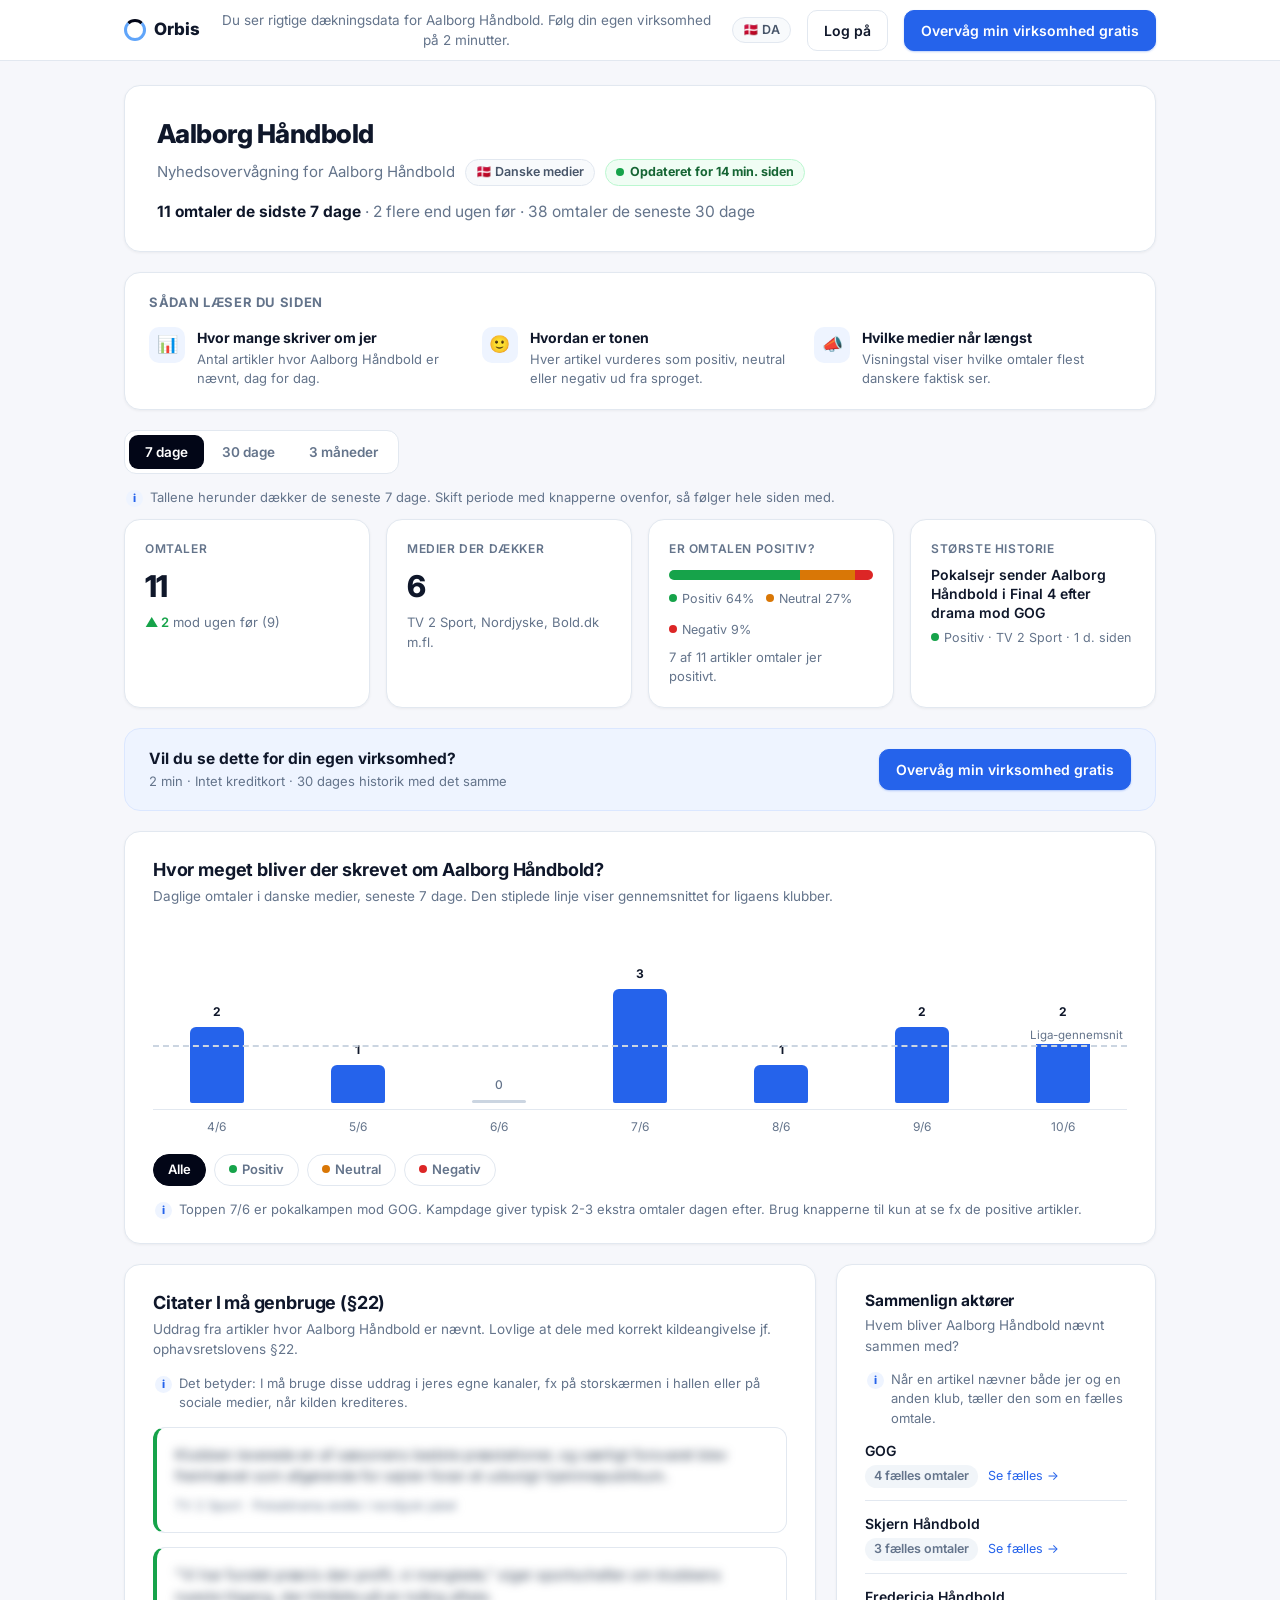
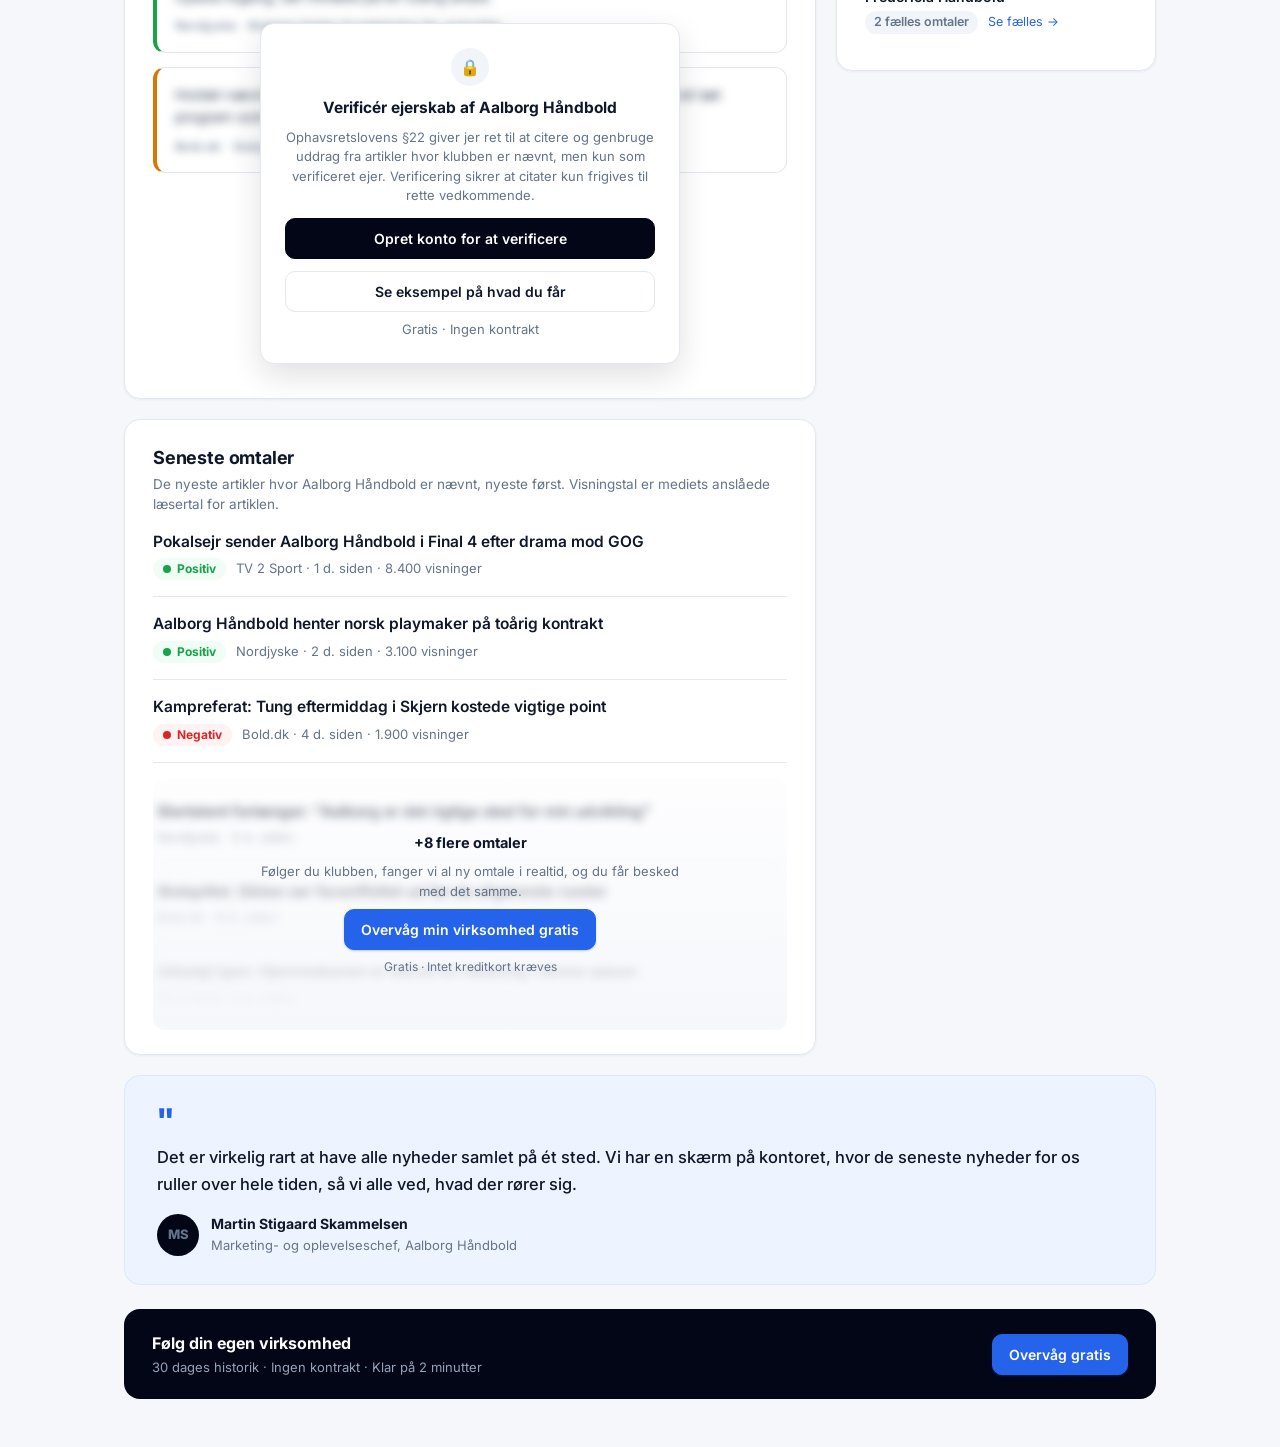
<file: demo-aalborg.html>
<!DOCTYPE html>
<html lang="da">
<head>
<meta charset="utf-8">
<meta name="viewport" content="width=device-width, initial-scale=1">
<title>Aalborg Håndbold nyheder · 38 danske medieomtaler</title>
<link rel="preconnect" href="https://fonts.googleapis.com">
<link href="https://fonts.googleapis.com/css2?family=Inter:wght@400;500;600;700;800&display=swap" rel="stylesheet">
<style>
:root{
  --navy:#020617; --blue:#2563eb; --sky:#60a5fa;
  --green:#16a34a; --amber:#d97706; --red:#dc2626;
  --bg:#f6f7fb; --card:#fff; --ink:#0f172a; --muted:#64748b; --line:#e2e8f0;
  --radius:16px;
}
*{box-sizing:border-box;margin:0;padding:0}
body{font-family:'Inter',system-ui,sans-serif;background:var(--bg);color:var(--ink);font-size:15px;line-height:1.5}
a{color:var(--blue);text-decoration:none}
.wrap{max-width:1080px;margin:0 auto;padding:0 24px}

/* topbar */
.topbar{background:#fff;border-bottom:1px solid var(--line);position:sticky;top:0;z-index:50}
.topbar .wrap{display:flex;align-items:center;gap:16px;height:60px}
.logo{display:flex;align-items:center;gap:8px;font-weight:800;font-size:17px}
.logo .ring{width:22px;height:22px;border-radius:50%;border:3px solid var(--sky);border-top-color:var(--navy)}
.topnote{color:var(--muted);font-size:13.5px;flex:1;text-align:center}
.btn{display:inline-block;border-radius:10px;padding:9px 16px;font-weight:600;font-size:14px;cursor:pointer;border:1px solid var(--line);background:#fff;color:var(--ink)}
.btn.primary{background:var(--blue);border-color:var(--blue);color:#fff;box-shadow:0 1px 2px rgba(37,99,235,.3)}
.btn.primary:hover{background:#1d4ed8}

/* hero */
.hero{background:var(--card);border:1px solid var(--line);border-radius:var(--radius);padding:28px 32px;margin-top:24px;box-shadow:0 1px 3px rgba(2,6,23,.05)}
.hero h1{font-size:26px;font-weight:800;letter-spacing:-.02em}
.hero .sub{display:flex;align-items:center;gap:10px;margin-top:6px;color:var(--muted);flex-wrap:wrap}
.pill{display:inline-flex;align-items:center;gap:6px;border:1px solid var(--line);background:#f8fafc;border-radius:999px;padding:3px 10px;font-size:12.5px;font-weight:600;color:#475569}
.hero .lead{margin-top:14px;font-size:15.5px;color:var(--ink)}
.hero .lead b{font-weight:700}
.hero .lead .ctx{color:var(--muted);font-weight:400}
.live{display:inline-flex;align-items:center;gap:6px;border:1px solid #bbf7d0;background:#f0fdf4;color:#166534;border-radius:999px;padding:3px 10px;font-size:12.5px;font-weight:700}
.live .blink{width:8px;height:8px;border-radius:50%;background:var(--green);animation:pulse 1.6s infinite}
@keyframes pulse{0%,100%{opacity:1}50%{opacity:.3}}

/* "Sådan læser du siden"-strip */
.howto{background:var(--card);border:1px solid var(--line);border-radius:var(--radius);padding:20px 24px;margin-top:20px;box-shadow:0 1px 3px rgba(2,6,23,.05)}
.howto .ht-head{font-size:13px;font-weight:700;letter-spacing:.05em;text-transform:uppercase;color:var(--muted)}
.howto .ht-grid{display:grid;grid-template-columns:repeat(3,1fr);gap:16px;margin-top:14px}
.ht-item{display:flex;gap:12px;align-items:flex-start}
.ht-item .ico{width:36px;height:36px;border-radius:10px;background:#eef4ff;display:flex;align-items:center;justify-content:center;font-size:17px;flex-shrink:0}
.ht-item b{font-size:14px;display:block}
.ht-item p{font-size:13px;color:var(--muted);margin-top:2px}

/* sektions-forklaringer */
.explain{font-size:13px;color:var(--muted);margin:14px 2px 0;display:flex;gap:7px;align-items:flex-start}
.explain .i{flex-shrink:0;width:17px;height:17px;border-radius:50%;background:#eef4ff;color:var(--blue);font-size:11px;font-weight:800;display:inline-flex;align-items:center;justify-content:center;margin-top:2px}

/* period toggle */
.toggle{display:inline-flex;background:#fff;border:1px solid var(--line);border-radius:12px;padding:4px;margin:20px 0 0;gap:2px}
.toggle button{border:0;background:transparent;border-radius:9px;padding:7px 16px;font:inherit;font-size:13.5px;font-weight:600;color:var(--muted);cursor:pointer}
.toggle button.on{background:var(--navy);color:#fff}

/* KPI row */
.kpis{display:grid;grid-template-columns:repeat(4,1fr);gap:16px;margin-top:12px}
.card{background:var(--card);border:1px solid var(--line);border-radius:var(--radius);padding:20px;box-shadow:0 1px 3px rgba(2,6,23,.05);transition:transform .15s, box-shadow .15s}
.card:hover{transform:translateY(-2px);box-shadow:0 6px 16px rgba(2,6,23,.08)}
.kpi .label{font-size:12px;font-weight:600;letter-spacing:.05em;text-transform:uppercase;color:var(--muted)}
.kpi .num{font-size:30px;font-weight:800;margin-top:6px;letter-spacing:-.02em}
.kpi .ctx{font-size:13px;color:var(--muted);margin-top:4px}
.kpi .ctx .up{color:var(--green);font-weight:600}
.dot{display:inline-block;width:8px;height:8px;border-radius:50%;margin-right:5px;vertical-align:1px}
.dot.g{background:var(--green)}.dot.a{background:var(--amber)}.dot.r{background:var(--red)}
.tonebar{display:flex;height:10px;border-radius:6px;overflow:hidden;margin-top:12px}
.tonebar i{display:block;height:100%}
.tonelegend{display:flex;gap:12px;margin-top:10px;font-size:12.5px;color:var(--muted);flex-wrap:wrap}
.kpi .story{font-size:14px;font-weight:600;line-height:1.35;margin-top:8px}
.kpi .story-meta{font-size:12.5px;color:var(--muted);margin-top:6px}

/* CTA strip */
.cta-strip{display:flex;align-items:center;gap:16px;background:#eef4ff;border:1px solid #dbe7ff;border-radius:var(--radius);padding:18px 24px;margin-top:20px}
.cta-strip .txt{flex:1}
.cta-strip b{font-size:15.5px}
.cta-strip .small{color:var(--muted);font-size:13px;margin-top:2px}

/* chart */
.panel{background:var(--card);border:1px solid var(--line);border-radius:var(--radius);padding:24px 28px;margin-top:20px;box-shadow:0 1px 3px rgba(2,6,23,.05)}
.panel h2{font-size:18px;font-weight:700;letter-spacing:-.01em}
.panel .panelsub{color:var(--muted);font-size:13.5px;margin-top:3px}
.chart{display:flex;align-items:flex-end;gap:14px;height:180px;margin-top:24px;padding-bottom:6px;border-bottom:1px solid var(--line);position:relative}
.chart .avg{position:absolute;left:0;right:0;bottom:calc(6px + 56px);border-top:2px dashed #cbd5e1}
.chart .avg span{position:absolute;right:0;top:-20px;font-size:11.5px;color:var(--muted);background:#fff;padding:0 4px}
.bar{flex:1;display:flex;flex-direction:column;align-items:center;justify-content:flex-end;gap:6px;height:100%}
.bar i{display:block;width:70%;max-width:54px;background:var(--blue);border-radius:6px 6px 2px 2px}
.bar.zero i{height:3px;background:#cbd5e1;border-radius:2px}
.bar .v{font-size:12px;font-weight:700;color:var(--ink)}
.bar.zero .v{color:var(--muted);font-weight:500}
.xlab{display:flex;gap:14px;margin-top:8px}
.xlab span{flex:1;text-align:center;font-size:12px;color:var(--muted)}
.filters{display:flex;gap:8px;margin-top:18px;flex-wrap:wrap}
.fpill{border:1px solid var(--line);background:#fff;border-radius:999px;padding:5px 14px;font-size:13px;font-weight:600;color:var(--muted);cursor:pointer}
.fpill.on{background:var(--navy);border-color:var(--navy);color:#fff}

/* two-col: quotes + compare */
.cols{display:grid;grid-template-columns:1fr 320px;gap:20px;align-items:start;margin-top:20px}

/* quotes */
.quote{border:1px solid var(--line);border-left:4px solid var(--green);border-radius:12px;padding:16px 18px;margin-top:14px;position:relative}
.quote .qt{filter:blur(5px);user-select:none;color:#334155;font-size:14.5px}
.quote .src{margin-top:10px;font-size:12.5px;color:var(--muted);filter:blur(4px);user-select:none}
.gate{border:1px solid var(--line);border-radius:14px;background:#fff;box-shadow:0 12px 32px rgba(2,6,23,.12);padding:24px;max-width:420px;margin:-150px auto 10px;position:relative;text-align:center}
.gate .lock{width:38px;height:38px;border-radius:50%;background:#f1f5f9;display:flex;align-items:center;justify-content:center;margin:0 auto 10px;font-size:16px}
.gate h3{font-size:15.5px;font-weight:700}
.gate p{font-size:13px;color:var(--muted);margin-top:8px}
.gate .btn{width:100%;margin-top:12px}
.gate .btn.dark{background:var(--navy);color:#fff;border-color:var(--navy)}
.exlabel{position:absolute;top:10px;right:12px}
.badge-ex{background:#fef3c7;border:1px solid #fde68a;color:#92400e;border-radius:999px;font-size:11.5px;font-weight:700;padding:2px 9px}

/* compare panel */
.compare .row{padding:12px 0;border-bottom:1px solid var(--line);font-size:14px}
.compare .row:last-child{border-bottom:0}
.compare .row b{display:block;font-weight:600;color:var(--ink)}
.compare .row .sub{display:flex;align-items:center;gap:10px;margin-top:4px}
.compare .n{font-size:12.5px;color:var(--muted);background:#f1f5f9;border-radius:999px;padding:2px 9px;font-weight:600;white-space:nowrap}
.compare a{font-size:12.5px;white-space:nowrap}

/* articles */
.art{display:flex;flex-direction:column;gap:6px;padding:16px 0;border-bottom:1px solid var(--line)}
.art:last-of-type{border-bottom:0}
.art h3{font-size:15.5px;font-weight:600;line-height:1.4}
.art .meta{display:flex;align-items:center;gap:10px;font-size:13px;color:var(--muted);flex-wrap:wrap}
.tone{display:inline-flex;align-items:center;gap:6px;border-radius:999px;padding:2px 10px;font-size:12px;font-weight:700}
.tone.neg{background:#fef2f2;color:var(--red)}
.tone.pos{background:#f0fdf4;color:var(--green)}
.tone.neu{background:#fffbeb;color:var(--amber)}
.tone .dot{margin-right:0}
.mention{background:#eff6ff;border:1px solid #dbeafe;color:var(--blue);border-radius:999px;font-size:11.5px;font-weight:700;padding:2px 9px}
.blurbox{position:relative;margin-top:16px;border-radius:12px;overflow:hidden}
.blurbox .fake{filter:blur(5px);user-select:none;padding:6px 4px;opacity:.8}
.blurbox .overlay{position:absolute;inset:0;display:flex;flex-direction:column;align-items:center;justify-content:center;gap:8px;background:linear-gradient(180deg,rgba(246,247,251,.2),rgba(246,247,251,.95));text-align:center;padding:20px}
.blurbox .overlay b{font-size:14.5px}
.blurbox .overlay p{font-size:13px;color:var(--muted);max-width:420px}

/* testimonial */
.testimonial{background:#eef4ff;border:1px solid #dbe7ff;border-radius:var(--radius);padding:28px 32px;margin-top:20px}
.testimonial .mark{font-size:34px;font-weight:800;color:var(--blue);line-height:1}
.testimonial blockquote{font-size:16.5px;font-weight:500;line-height:1.6;color:var(--ink);margin-top:6px}
.testimonial .who{display:flex;align-items:center;gap:12px;margin-top:16px}
.testimonial .ava{width:42px;height:42px;border-radius:50%;background:var(--navy);color:#fff;font-weight:800;font-size:14px;display:flex;align-items:center;justify-content:center;flex-shrink:0}
.testimonial .who b{display:block;font-size:14px}
.testimonial .who span{font-size:13px;color:var(--muted)}

/* footer cta */
.footcta{display:flex;align-items:center;gap:16px;background:var(--navy);color:#fff;border-radius:var(--radius);padding:22px 28px;margin:24px 0 48px}
.footcta .txt{flex:1}
.footcta b{font-size:16px}
.footcta .small{color:#94a3b8;font-size:13px;margin-top:2px}

@media (max-width:900px){
  .kpis{grid-template-columns:repeat(2,1fr)}
  .cols{grid-template-columns:1fr}
  .topnote{display:none}
  .howto .ht-grid{grid-template-columns:1fr;gap:12px}
}
@media (max-width:560px){
  .kpis{grid-template-columns:1fr}
  .cta-strip,.footcta{flex-direction:column;align-items:flex-start}
  .topbar .wrap{height:auto;padding-top:10px;padding-bottom:10px;flex-wrap:wrap;justify-content:space-between}
  .topbar .btn:not(.primary){display:none}
  .topbar .pill{display:none}
  .topbar .btn.primary{padding:8px 12px;font-size:13px}
}
</style>
</head>
<body>

<div class="topbar">
  <div class="wrap">
    <div class="logo"><span class="ring"></span> Orbis</div>
    <div class="topnote">Du ser rigtige dækningsdata for Aalborg Håndbold. Følg din egen virksomhed på 2 minutter.</div>
    <span class="pill">🇩🇰 DA</span>
    <a class="btn" href="index.html">Log på</a>
    <a class="btn primary" href="index.html">Overvåg min virksomhed gratis</a>
  </div>
</div>

<div class="wrap">

  <!-- hero -->
  <div class="hero">
    <h1>Aalborg Håndbold</h1>
    <div class="sub">Nyhedsovervågning for Aalborg Håndbold <span class="pill">🇩🇰 Danske medier</span> <span class="live"><span class="blink"></span>Opdateret for 14 min. siden</span></div>
    <div class="lead">
      <b>11 omtaler de sidste 7 dage</b> <span class="ctx">· 2 flere end ugen før · 38 omtaler de seneste 30 dage</span>
    </div>
  </div>

  <!-- Sådan læser du siden -->
  <div class="howto">
    <div class="ht-head">Sådan læser du siden</div>
    <div class="ht-grid">
      <div class="ht-item">
        <span class="ico">📊</span>
        <div><b>Hvor mange skriver om jer</b><p>Antal artikler hvor Aalborg Håndbold er nævnt, dag for dag.</p></div>
      </div>
      <div class="ht-item">
        <span class="ico">🙂</span>
        <div><b>Hvordan er tonen</b><p>Hver artikel vurderes som positiv, neutral eller negativ ud fra sproget.</p></div>
      </div>
      <div class="ht-item">
        <span class="ico">📣</span>
        <div><b>Hvilke medier når længst</b><p>Visningstal viser hvilke omtaler flest danskere faktisk ser.</p></div>
      </div>
    </div>
  </div>

  <div class="toggle">
    <button class="on">7 dage</button><button>30 dage</button><button>3 måneder</button>
  </div>

  <div class="explain"><span class="i">i</span>Tallene herunder dækker de seneste 7 dage. Skift periode med knapperne ovenfor, så følger hele siden med.</div>

  <!-- KPIs -->
  <div class="kpis">
    <div class="card kpi">
      <div class="label">Omtaler</div>
      <div class="num">11</div>
      <div class="ctx"><span class="up">▲ 2</span> mod ugen før (9)</div>
    </div>
    <div class="card kpi">
      <div class="label">Medier der dækker</div>
      <div class="num">6</div>
      <div class="ctx">TV 2 Sport, Nordjyske, Bold.dk m.fl.</div>
    </div>
    <div class="card kpi">
      <div class="label">Er omtalen positiv?</div>
      <div class="tonebar">
        <i style="width:64%;background:var(--green)"></i><i style="width:27%;background:var(--amber)"></i><i style="width:9%;background:var(--red)"></i>
      </div>
      <div class="tonelegend">
        <span><span class="dot g"></span>Positiv 64%</span>
        <span><span class="dot a"></span>Neutral 27%</span>
        <span><span class="dot r"></span>Negativ 9%</span>
      </div>
      <div class="ctx" style="margin-top:8px">7 af 11 artikler omtaler jer positivt.</div>
    </div>
    <div class="card kpi">
      <div class="label">Største historie</div>
      <div class="story">Pokalsejr sender Aalborg Håndbold i Final 4 efter drama mod GOG</div>
      <div class="story-meta"><span class="dot g"></span>Positiv · TV 2 Sport · 1 d. siden</div>
    </div>
  </div>

  <!-- CTA strip -->
  <div class="cta-strip">
    <div class="txt">
      <b>Vil du se dette for din egen virksomhed?</b>
      <div class="small">2 min · Intet kreditkort · 30 dages historik med det samme</div>
    </div>
    <a class="btn primary" href="index.html">Overvåg min virksomhed gratis</a>
  </div>

  <!-- chart -->
  <div class="panel">
    <h2>Hvor meget bliver der skrevet om Aalborg Håndbold?</h2>
    <div class="panelsub">Daglige omtaler i danske medier, seneste 7 dage. Den stiplede linje viser gennemsnittet for ligaens klubber.</div>
    <div class="chart">
      <div class="avg"><span>Liga-gennemsnit</span></div>
      <div class="bar"><span class="v">2</span><i style="height:44%"></i></div>
      <div class="bar"><span class="v">1</span><i style="height:22%"></i></div>
      <div class="bar zero"><span class="v">0</span><i></i></div>
      <div class="bar"><span class="v">3</span><i style="height:66%"></i></div>
      <div class="bar"><span class="v">1</span><i style="height:22%"></i></div>
      <div class="bar"><span class="v">2</span><i style="height:44%"></i></div>
      <div class="bar"><span class="v">2</span><i style="height:44%"></i></div>
    </div>
    <div class="xlab">
      <span>4/6</span><span>5/6</span><span>6/6</span><span>7/6</span><span>8/6</span><span>9/6</span><span>10/6</span>
    </div>
    <div class="filters">
      <span class="fpill on">Alle</span>
      <span class="fpill"><span class="dot g"></span>Positiv</span>
      <span class="fpill"><span class="dot a"></span>Neutral</span>
      <span class="fpill"><span class="dot r"></span>Negativ</span>
    </div>
    <div class="explain"><span class="i">i</span>Toppen 7/6 er pokalkampen mod GOG. Kampdage giver typisk 2-3 ekstra omtaler dagen efter. Brug knapperne til kun at se fx de positive artikler.</div>
  </div>

  <div class="cols">
    <div>
      <!-- quotes -->
      <div class="panel" style="margin-top:0">
        <span class="exlabel badge-ex">Eksempel · frigives efter verificering</span>
        <h2>Citater I må genbruge (§22)</h2>
        <div class="panelsub">Uddrag fra artikler hvor Aalborg Håndbold er nævnt. Lovlige at dele med korrekt kildeangivelse jf. ophavsretslovens §22.</div>
        <div class="explain"><span class="i">i</span>Det betyder: I må bruge disse uddrag i jeres egne kanaler, fx på storskærmen i hallen eller på sociale medier, når kilden krediteres.</div>
        <div class="quote"><div class="qt">Klubben leverede en af sæsonens bedste præstationer, og særligt forsvaret blev fremhævet som afgørende for sejren foran et udsolgt hjemmepublikum.</div><div class="src">TV 2 Sport · Pokaldrama endte i nordjysk jubel</div></div>
        <div class="quote"><div class="qt">"Vi har fundet præcis den profil, vi manglede," siger sportschefen om klubbens nyeste tilgang, der tiltrådte på en toårig aftale.</div><div class="src">Nordjyske · Klubben henter forstærkning før slutspillet</div></div>
        <div class="quote" style="border-left-color:var(--amber)"><div class="qt">Holdet nævnes blandt favoritterne til medaljer, men eksperterne peger på et tæt program som den største udfordring i slutspurten.</div><div class="src">Bold.dk · Slutspillet: Sådan ser favoritfeltet ud</div></div>
        <div class="gate">
          <div class="lock">🔒</div>
          <h3>Verificér ejerskab af Aalborg Håndbold</h3>
          <p>Ophavsretslovens §22 giver jer ret til at citere og genbruge uddrag fra artikler hvor klubben er nævnt, men kun som verificeret ejer. Verificering sikrer at citater kun frigives til rette vedkommende.</p>
          <a class="btn dark" href="index.html">Opret konto for at verificere</a>
          <a class="btn" href="index.html">Se eksempel på hvad du får</a>
          <p style="margin-top:8px">Gratis · Ingen kontrakt</p>
        </div>
      </div>

      <!-- articles -->
      <div class="panel">
        <h2>Seneste omtaler</h2>
        <div class="panelsub">De nyeste artikler hvor Aalborg Håndbold er nævnt, nyeste først. Visningstal er mediets anslåede læsertal for artiklen.</div>
        <div class="art">
          <h3>Pokalsejr sender Aalborg Håndbold i Final 4 efter drama mod GOG</h3>
          <div class="meta"><span class="tone pos"><span class="dot g"></span>Positiv</span> TV 2 Sport · 1 d. siden · 8.400 visninger</div>
        </div>
        <div class="art">
          <h3>Aalborg Håndbold henter norsk playmaker på toårig kontrakt</h3>
          <div class="meta"><span class="tone pos"><span class="dot g"></span>Positiv</span> Nordjyske · 2 d. siden · 3.100 visninger</div>
        </div>
        <div class="art">
          <h3>Kampreferat: Tung eftermiddag i Skjern kostede vigtige point</h3>
          <div class="meta"><span class="tone neg"><span class="dot r"></span>Negativ</span> Bold.dk · 4 d. siden · 1.900 visninger</div>
        </div>
        <div class="blurbox">
          <div class="fake">
            <div class="art"><h3>Stortalent forlænger: "Aalborg er det rigtige sted for min udvikling"</h3><div class="meta">Nordjyske · 5 d. siden</div></div>
            <div class="art"><h3>Slutspillet: Sådan ser favoritfeltet ud før de afgørende runder</h3><div class="meta">Bold.dk · 6 d. siden</div></div>
            <div class="art"><h3>Udsolgt igen: Hjemmebanen er blevet en fæstning i denne sæson</h3><div class="meta">TV 2 Nord · 6 d. siden</div></div>
          </div>
          <div class="overlay">
            <b>+8 flere omtaler</b>
            <p>Følger du klubben, fanger vi al ny omtale i realtid, og du får besked med det samme.</p>
            <a class="btn primary" href="index.html">Overvåg min virksomhed gratis</a>
            <span style="font-size:12px;color:var(--muted)">Gratis · Intet kreditkort kræves</span>
          </div>
        </div>
      </div>
    </div>

    <!-- compare (secondary) -->
    <div class="panel compare" style="margin-top:0">
      <h2 style="font-size:15.5px">Sammenlign aktører</h2>
      <div class="panelsub">Hvem bliver Aalborg Håndbold nævnt sammen med?</div>
      <div class="explain"><span class="i">i</span>Når en artikel nævner både jer og en anden klub, tæller den som en fælles omtale.</div>
      <div class="row"><b>GOG</b><span class="sub"><span class="n">4 fælles omtaler</span><a href="index.html">Se fælles →</a></span></div>
      <div class="row"><b>Skjern Håndbold</b><span class="sub"><span class="n">3 fælles omtaler</span><a href="index.html">Se fælles →</a></span></div>
      <div class="row"><b>Fredericia Håndbold</b><span class="sub"><span class="n">2 fælles omtaler</span><a href="index.html">Se fælles →</a></span></div>
    </div>
  </div>

  <!-- testimonial -->
  <div class="testimonial">
    <div class="mark">"</div>
    <blockquote>Det er virkelig rart at have alle nyheder samlet på ét sted. Vi har en skærm på kontoret, hvor de seneste nyheder for os ruller over hele tiden, så vi alle ved, hvad der rører sig.</blockquote>
    <div class="who">
      <span class="ava">MS</span>
      <div><b>Martin Stigaard Skammelsen</b><span>Marketing- og oplevelseschef, Aalborg Håndbold</span></div>
    </div>
  </div>

  <!-- footer cta -->
  <div class="footcta">
    <div class="txt">
      <b>Følg din egen virksomhed</b>
      <div class="small">30 dages historik · Ingen kontrakt · Klar på 2 minutter</div>
    </div>
    <a class="btn primary" href="index.html">Overvåg gratis</a>
  </div>

</div>

<script>
(function(){
  // Dummy-datasæt pr. periode, så toggle'n virker (siden lover at "hele siden følger med")
  var P = {
    '7 dage': { hero: ['11 omtaler de sidste 7 dage', '· 2 flere end ugen før · 38 omtaler de seneste 30 dage'],
      omtaler: '11', omtalerCtx: '<span class="up">▲ 2</span> mod ugen før (9)',
      medier: '6', medierCtx: 'TV 2 Sport, Nordjyske, Bold.dk m.fl.',
      tone: [64, 27, 9], toneCtx: '7 af 11 artikler omtaler jer positivt.',
      sub: 'Daglige omtaler i danske medier, seneste 7 dage. Den stiplede linje viser gennemsnittet for ligaens klubber.',
      explain: 'Tallene herunder dækker de seneste 7 dage. Skift periode med knapperne ovenfor, så følger hele siden med.',
      bars: [['4/6',2],['5/6',1],['6/6',0],['7/6',3],['8/6',1],['9/6',2],['10/6',2]] },
    '30 dage': { hero: ['38 omtaler de seneste 30 dage', '· 11 den seneste uge'],
      omtaler: '38', omtalerCtx: '<span class="up">▲ 5</span> mod måneden før (33)',
      medier: '9', medierCtx: 'TV 2 Sport, Nordjyske, DR m.fl.',
      tone: [61, 29, 10], toneCtx: '23 af 38 artikler omtaler jer positivt.',
      sub: 'Ugentlige omtaler i danske medier, seneste 30 dage. Den stiplede linje viser gennemsnittet for ligaens klubber.',
      explain: 'Tallene herunder dækker de seneste 30 dage. Skift periode med knapperne ovenfor, så følger hele siden med.',
      bars: [['Uge 20',7],['Uge 21',9],['Uge 22',11],['Uge 23',11]] },
    '3 måneder': { hero: ['104 omtaler de seneste 3 måneder', '· 38 den seneste måned'],
      omtaler: '104', omtalerCtx: 'Final 4-ugerne løftede niveauet',
      medier: '12', medierCtx: 'Landsdækkende og nordjyske medier',
      tone: [60, 28, 12], toneCtx: '62 af 104 artikler omtaler jer positivt.',
      sub: 'Månedlige omtaler i danske medier, seneste 3 måneder. Den stiplede linje viser gennemsnittet for ligaens klubber.',
      explain: 'Tallene herunder dækker de seneste 3 måneder. Skift periode med knapperne ovenfor, så følger hele siden med.',
      bars: [['April',31],['Maj',35],['Juni',38]] }
  };
  function show(name){
    var d = P[name];
    document.querySelector('.hero .lead b').textContent = d.hero[0];
    document.querySelector('.hero .lead .ctx').textContent = d.hero[1];
    var kpi = document.querySelectorAll('.kpis .kpi');
    kpi[0].querySelector('.num').textContent = d.omtaler;
    kpi[0].querySelector('.ctx').innerHTML = d.omtalerCtx;
    kpi[1].querySelector('.num').textContent = d.medier;
    kpi[1].querySelector('.ctx').textContent = d.medierCtx;
    kpi[2].querySelector('.tonebar').innerHTML =
      '<i style="width:' + d.tone[0] + '%;background:var(--green)"></i>' +
      '<i style="width:' + d.tone[1] + '%;background:var(--amber)"></i>' +
      '<i style="width:' + d.tone[2] + '%;background:var(--red)"></i>';
    var leg = kpi[2].querySelectorAll('.tonelegend > span');
    leg[0].innerHTML = '<span class="dot g"></span>Positiv ' + d.tone[0] + '%';
    leg[1].innerHTML = '<span class="dot a"></span>Neutral ' + d.tone[1] + '%';
    leg[2].innerHTML = '<span class="dot r"></span>Negativ ' + d.tone[2] + '%';
    var tctx = kpi[2].querySelector('.ctx');
    if (tctx && d.toneCtx) tctx.textContent = d.toneCtx;
    var ex = document.querySelector('.explain');
    if (ex && d.explain) ex.innerHTML = '<span class="i">i</span>' + d.explain;
    var chart = document.querySelector('.chart');
    chart.closest('.panel').querySelector('.panelsub').textContent = d.sub;
    var avg = chart.querySelector('.avg');
    var avgHtml = avg ? avg.outerHTML : '';
    var max = Math.max.apply(null, d.bars.map(function(b){ return b[1]; }));
    chart.innerHTML = avgHtml + d.bars.map(function(b){
      var zero = b[1] === 0;
      return '<div class="bar' + (zero ? ' zero' : '') + '"><span class="v">' + b[1] + '</span><i' +
        (zero ? '' : ' style="height:' + Math.round(b[1] / max * 86) + '%"') + '></i></div>';
    }).join('');
    document.querySelector('.xlab').innerHTML = d.bars.map(function(b){ return '<span>' + b[0] + '</span>'; }).join('');
  }
  document.querySelectorAll('.toggle button').forEach(function(b){
    b.addEventListener('click', function(){
      document.querySelectorAll('.toggle button').forEach(function(x){ x.classList.remove('on'); });
      b.classList.add('on');
      show(b.textContent.trim());
    });
  });

  // Tone-filtre filtrerer Seneste omtaler
  var artPanel = Array.prototype.find.call(document.querySelectorAll('.panel'), function(p){
    var h = p.querySelector('h2'); return h && h.textContent.indexOf('Seneste omtaler') === 0;
  });
  var TONE_CLASS = { 'Positiv': 'pos', 'Neutral': 'neu', 'Negativ': 'neg' };
  document.querySelectorAll('.fpill').forEach(function(p){
    p.addEventListener('click', function(){
      document.querySelectorAll('.fpill').forEach(function(x){ x.classList.remove('on'); });
      p.classList.add('on');
      if (!artPanel) return;
      var cls = TONE_CLASS[p.textContent.trim()];
      artPanel.querySelectorAll(':scope > .art').forEach(function(a){
        a.style.display = (!cls || a.querySelector('.tone.' + cls)) ? '' : 'none';
      });
      var blur = artPanel.querySelector('.blurbox');
      if (blur) blur.style.display = cls ? 'none' : '';
    });
  });
})();
</script>
</body>
</html>
</file>
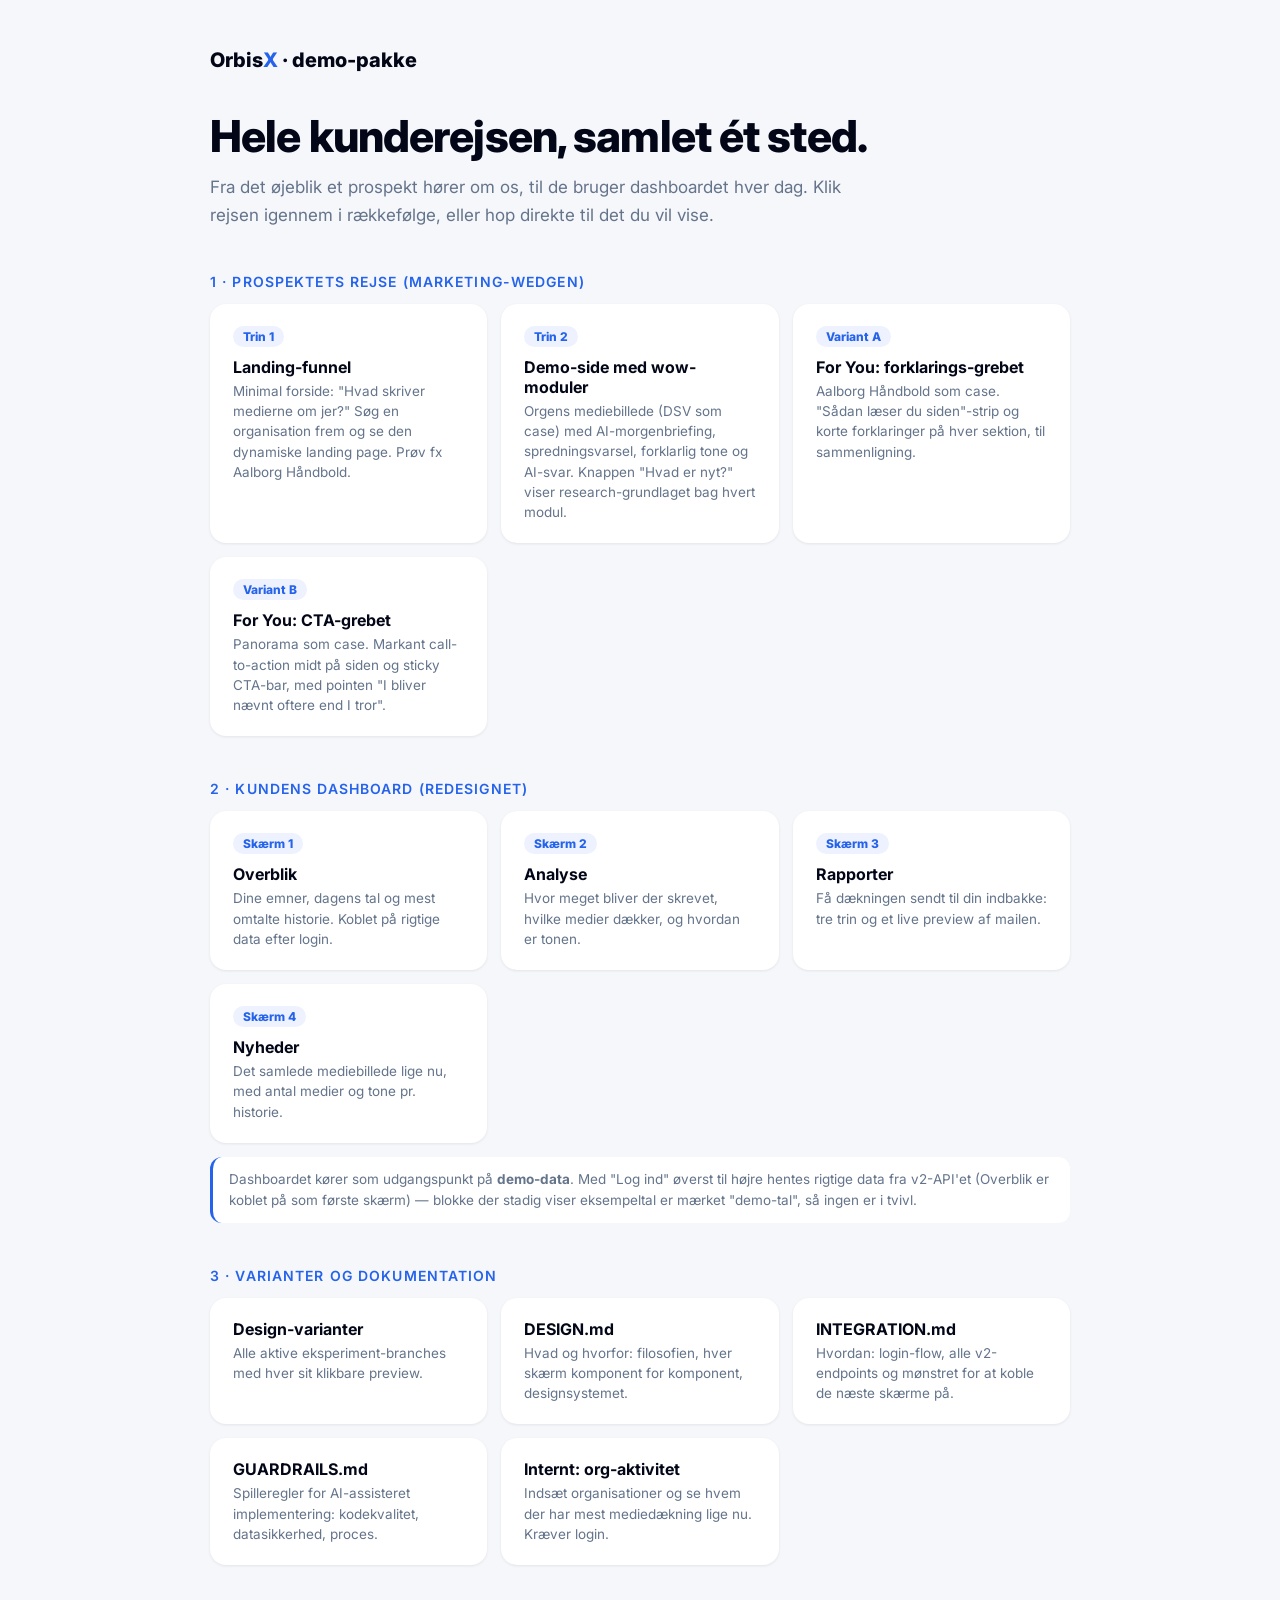
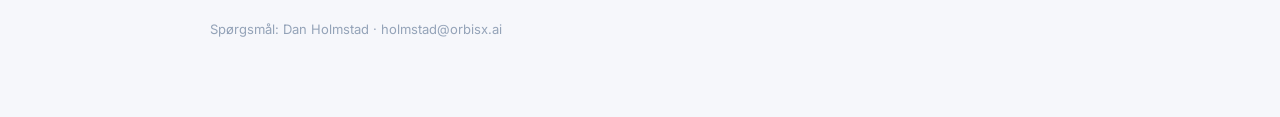
<file: demo-pakke.html>
<!doctype html>
<html lang="da">
<head>
<meta charset="utf-8">
<meta name="viewport" content="width=device-width, initial-scale=1">
<title>OrbisX — samlet demo-pakke</title>
<link rel="preconnect" href="https://fonts.googleapis.com">
<link href="https://fonts.googleapis.com/css2?family=Inter:wght@400;600;800&display=swap" rel="stylesheet">
<style>
  :root { --navy:#020617; --blue:#2563eb; --bg:#f6f7fb; --card:#fff; --muted:#64748b; --line:#e2e8f0; --radius:16px; }
  * { box-sizing:border-box; margin:0; }
  body { font-family:Inter,system-ui,sans-serif; background:var(--bg); color:var(--navy); padding:48px 24px 80px; }
  main { max-width:860px; margin:0 auto; }
  .brand { font-weight:800; font-size:20px; margin-bottom:40px; }
  .brand span { color:var(--blue); }
  h1 { font-size:clamp(28px,5vw,44px); font-weight:800; letter-spacing:-0.02em; line-height:1.1; }
  .lead { margin-top:14px; font-size:17px; color:var(--muted); max-width:60ch; line-height:1.6; }
  h2 { font-size:14px; font-weight:600; letter-spacing:.08em; text-transform:uppercase; color:var(--blue); margin:44px 0 14px; }
  .cards { display:grid; grid-template-columns:repeat(auto-fit,minmax(250px,1fr)); gap:14px; }
  a.card { display:block; background:var(--card); border-radius:var(--radius); padding:20px 22px; text-decoration:none;
           color:inherit; box-shadow:0 1px 3px rgba(2,6,23,.08); transition:box-shadow .15s; border:1px solid transparent; }
  a.card:hover { box-shadow:0 6px 20px rgba(2,6,23,.14); border-color:#dbeafe; }
  .card .step { display:inline-block; background:#eef2ff; color:var(--blue); font-weight:800; font-size:12px;
                border-radius:999px; padding:3px 10px; margin-bottom:10px; }
  .card strong { display:block; font-size:16px; margin-bottom:4px; }
  .card p { font-size:13.5px; color:var(--muted); line-height:1.5; }
  .note { margin-top:14px; font-size:13.5px; color:var(--muted); background:var(--card); border-radius:12px;
          padding:12px 16px; line-height:1.55; border-left:3px solid var(--blue); }
  footer { margin-top:56px; font-size:13px; color:#94a3b8; }
</style>
</head>
<body>
<main>
  <div class="brand">Orbis<span>X</span> · demo-pakke</div>
  <h1>Hele kunderejsen, samlet ét sted.</h1>
  <p class="lead">Fra det øjeblik et prospekt hører om os, til de bruger dashboardet hver dag.
  Klik rejsen igennem i rækkefølge, eller hop direkte til det du vil vise.</p>

  <h2>1 · Prospektets rejse (marketing-wedgen)</h2>
  <div class="cards">
    <a class="card" href="https://sergentisaf.github.io/orbisx-landing-preview/">
      <span class="step">Trin 1</span><strong>Landing-funnel</strong>
      <p>Minimal forside: "Hvad skriver medierne om jer?" Søg en organisation frem og se den dynamiske landing page. Prøv fx Aalborg Håndbold.</p></a>
    <a class="card" href="demo.html">
      <span class="step">Trin 2</span><strong>Demo-side med wow-moduler</strong>
      <p>Orgens mediebillede (DSV som case) med AI-morgenbriefing, spredningsvarsel, forklarlig tone og AI-svar. Knappen "Hvad er nyt?" viser research-grundlaget bag hvert modul.</p></a>
    <a class="card" href="demo-aalborg.html">
      <span class="step">Variant A</span><strong>For You: forklarings-grebet</strong>
      <p>Aalborg Håndbold som case. "Sådan læser du siden"-strip og korte forklaringer på hver sektion, til sammenligning.</p></a>
    <a class="card" href="demo-panorama.html">
      <span class="step">Variant B</span><strong>For You: CTA-grebet</strong>
      <p>Panorama som case. Markant call-to-action midt på siden og sticky CTA-bar, med pointen "I bliver nævnt oftere end I tror".</p></a>
  </div>

  <h2>2 · Kundens dashboard (redesignet)</h2>
  <div class="cards">
    <a class="card" href="index.html"><span class="step">Skærm 1</span><strong>Overblik</strong>
      <p>Dine emner, dagens tal og mest omtalte historie. Koblet på rigtige data efter login.</p></a>
    <a class="card" href="insights.html"><span class="step">Skærm 2</span><strong>Analyse</strong>
      <p>Hvor meget bliver der skrevet, hvilke medier dækker, og hvordan er tonen.</p></a>
    <a class="card" href="comm.html"><span class="step">Skærm 3</span><strong>Rapporter</strong>
      <p>Få dækningen sendt til din indbakke: tre trin og et live preview af mailen.</p></a>
    <a class="card" href="news.html"><span class="step">Skærm 4</span><strong>Nyheder</strong>
      <p>Det samlede mediebillede lige nu, med antal medier og tone pr. historie.</p></a>
  </div>
  <p class="note">Dashboardet kører som udgangspunkt på <b>demo-data</b>. Med "Log ind" øverst til højre
  hentes rigtige data fra v2-API'et (Overblik er koblet på som første skærm) — blokke der stadig viser
  eksempeltal er mærket "demo-tal", så ingen er i tvivl.</p>

  <h2>3 · Varianter og dokumentation</h2>
  <div class="cards">
    <a class="card" href="https://sergentisaf.github.io/orbisx-dashboard-preview/preview/"><strong>Design-varianter</strong>
      <p>Alle aktive eksperiment-branches med hver sit klikbare preview.</p></a>
    <a class="card" href="https://github.com/SergentISAF/orbisx-dashboard-preview/blob/main/DESIGN.md"><strong>DESIGN.md</strong>
      <p>Hvad og hvorfor: filosofien, hver skærm komponent for komponent, designsystemet.</p></a>
    <a class="card" href="https://github.com/SergentISAF/orbisx-dashboard-preview/blob/main/INTEGRATION.md"><strong>INTEGRATION.md</strong>
      <p>Hvordan: login-flow, alle v2-endpoints og mønstret for at koble de næste skærme på.</p></a>
    <a class="card" href="https://github.com/SergentISAF/orbisx-dashboard-preview/blob/main/GUARDRAILS.md"><strong>GUARDRAILS.md</strong>
      <p>Spilleregler for AI-assisteret implementering: kodekvalitet, datasikkerhed, proces.</p></a>
    <a class="card" href="orgs.html"><strong>Internt: org-aktivitet</strong>
      <p>Indsæt organisationer og se hvem der har mest mediedækning lige nu. Kræver login.</p></a>
  </div>

  <footer>Spørgsmål: Dan Holmstad · holmstad@orbisx.ai</footer>
</main>
</body>
</html>
</file>
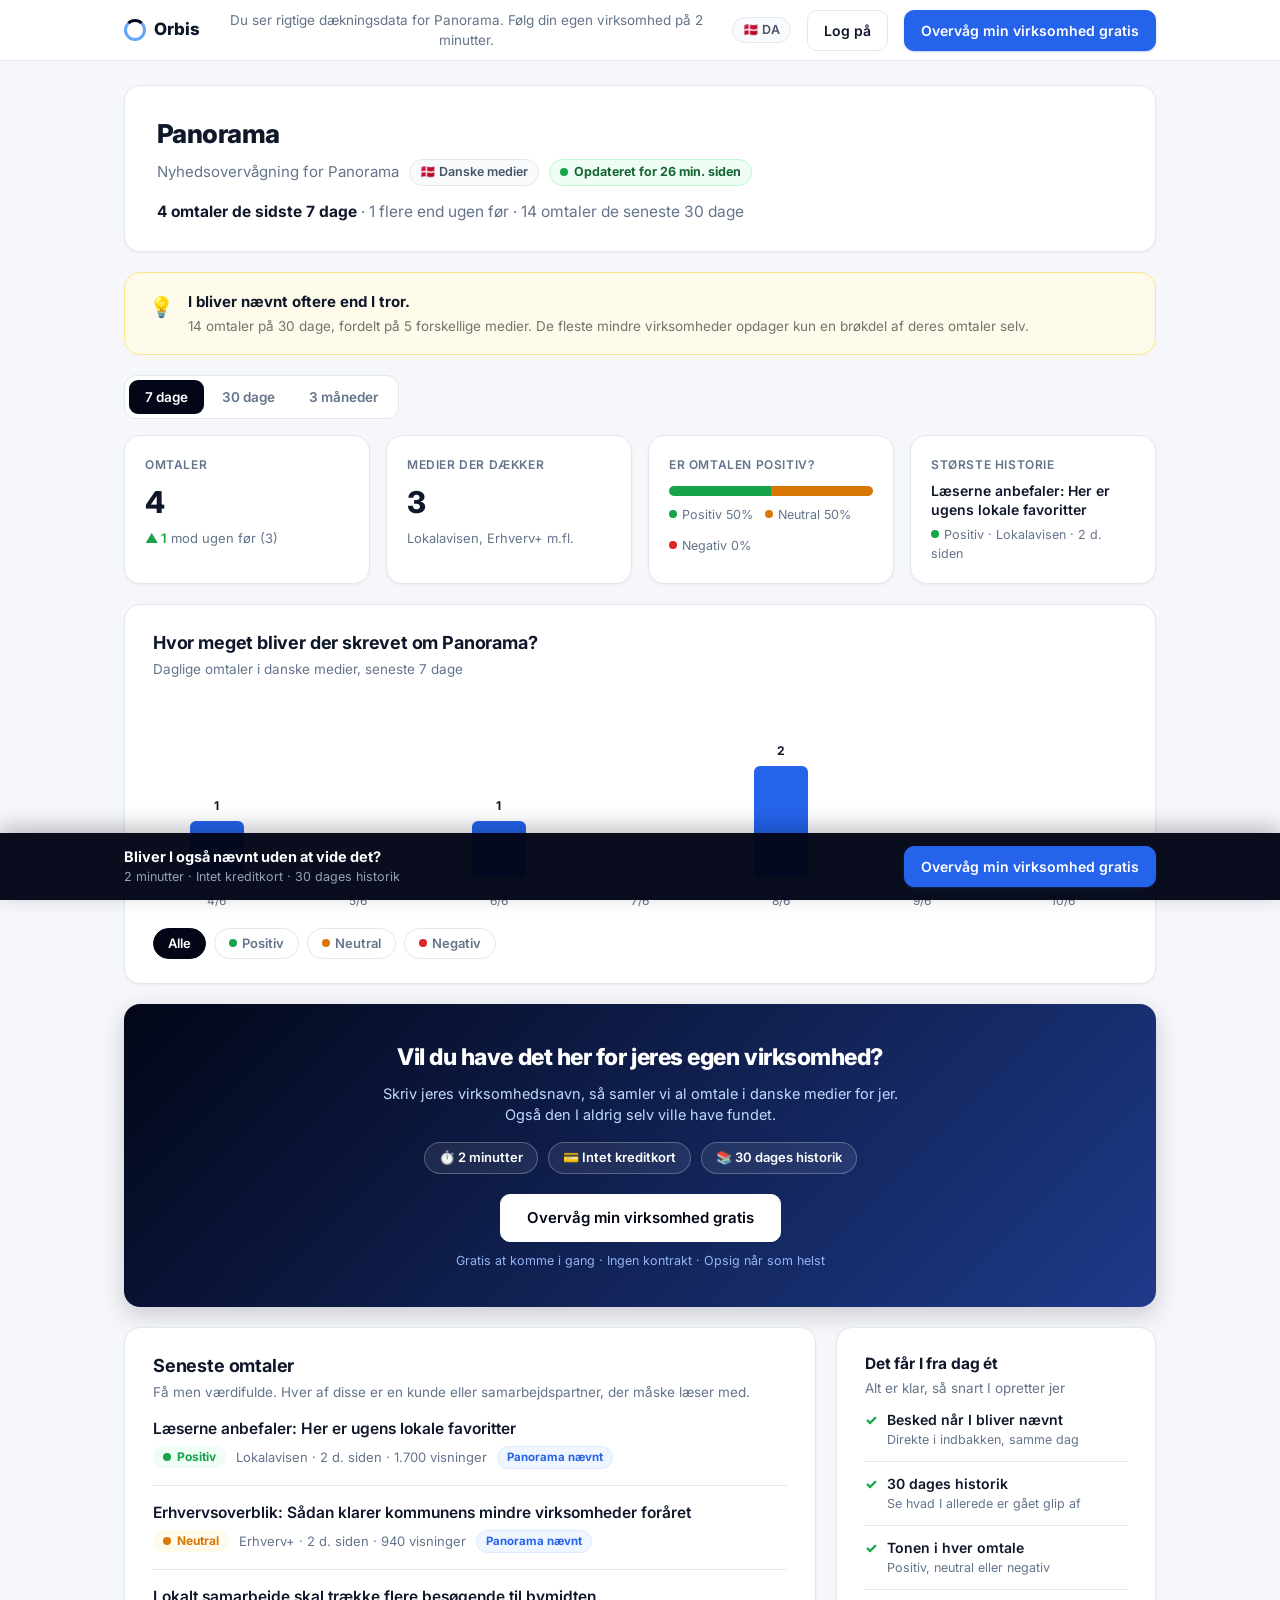
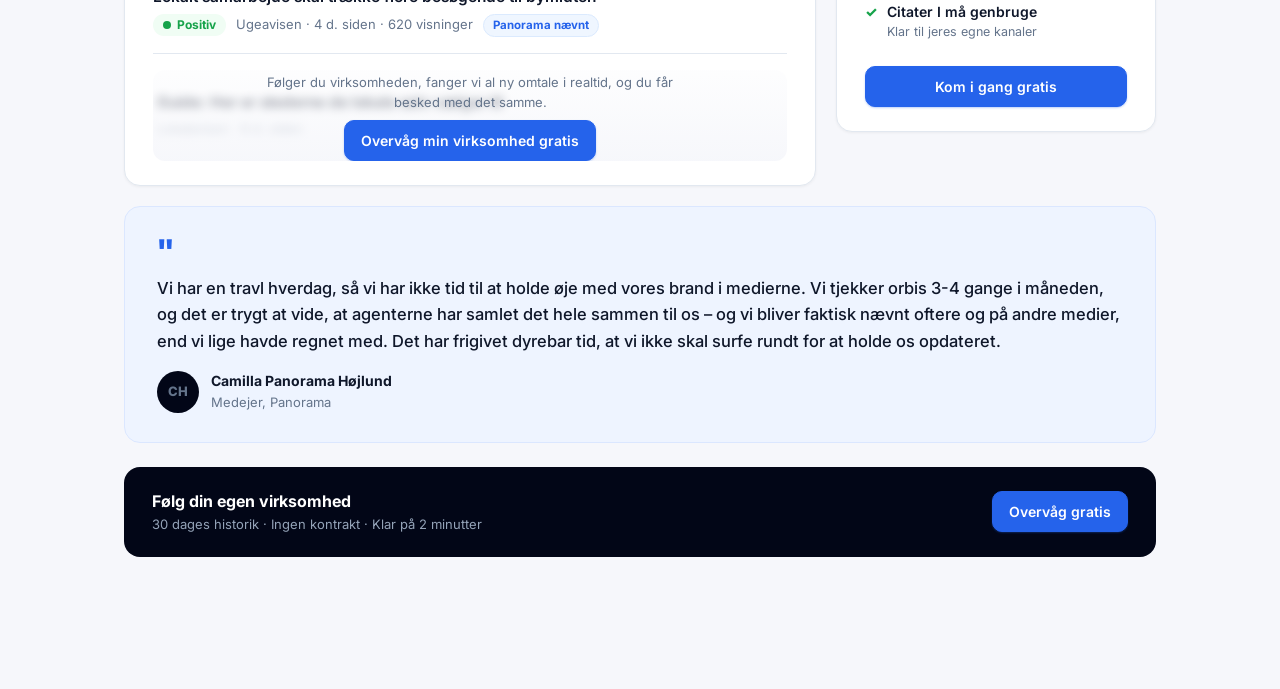
<file: demo-panorama.html>
<!DOCTYPE html>
<html lang="da">
<head>
<meta charset="utf-8">
<meta name="viewport" content="width=device-width, initial-scale=1">
<title>Panorama nyheder · 14 danske medieomtaler</title>
<link rel="preconnect" href="https://fonts.googleapis.com">
<link href="https://fonts.googleapis.com/css2?family=Inter:wght@400;500;600;700;800&display=swap" rel="stylesheet">
<style>
:root{
  --navy:#020617; --blue:#2563eb; --sky:#60a5fa;
  --green:#16a34a; --amber:#d97706; --red:#dc2626;
  --bg:#f6f7fb; --card:#fff; --ink:#0f172a; --muted:#64748b; --line:#e2e8f0;
  --radius:16px;
}
*{box-sizing:border-box;margin:0;padding:0}
body{font-family:'Inter',system-ui,sans-serif;background:var(--bg);color:var(--ink);font-size:15px;line-height:1.5;padding-bottom:84px}
a{color:var(--blue);text-decoration:none}
.wrap{max-width:1080px;margin:0 auto;padding:0 24px}

/* topbar */
.topbar{background:#fff;border-bottom:1px solid var(--line);position:sticky;top:0;z-index:50}
.topbar .wrap{display:flex;align-items:center;gap:16px;height:60px}
.logo{display:flex;align-items:center;gap:8px;font-weight:800;font-size:17px}
.logo .ring{width:22px;height:22px;border-radius:50%;border:3px solid var(--sky);border-top-color:var(--navy)}
.topnote{color:var(--muted);font-size:13.5px;flex:1;text-align:center}
.btn{display:inline-block;border-radius:10px;padding:9px 16px;font-weight:600;font-size:14px;cursor:pointer;border:1px solid var(--line);background:#fff;color:var(--ink)}
.btn.primary{background:var(--blue);border-color:var(--blue);color:#fff;box-shadow:0 1px 2px rgba(37,99,235,.3)}
.btn.primary:hover{background:#1d4ed8}

/* hero */
.hero{background:var(--card);border:1px solid var(--line);border-radius:var(--radius);padding:28px 32px;margin-top:24px;box-shadow:0 1px 3px rgba(2,6,23,.05)}
.hero h1{font-size:26px;font-weight:800;letter-spacing:-.02em}
.hero .sub{display:flex;align-items:center;gap:10px;margin-top:6px;color:var(--muted);flex-wrap:wrap}
.pill{display:inline-flex;align-items:center;gap:6px;border:1px solid var(--line);background:#f8fafc;border-radius:999px;padding:3px 10px;font-size:12.5px;font-weight:600;color:#475569}
.hero .lead{margin-top:14px;font-size:15.5px;color:var(--ink)}
.hero .lead b{font-weight:700}
.hero .lead .ctx{color:var(--muted);font-weight:400}
.live{display:inline-flex;align-items:center;gap:6px;border:1px solid #bbf7d0;background:#f0fdf4;color:#166534;border-radius:999px;padding:3px 10px;font-size:12.5px;font-weight:700}
.live .blink{width:8px;height:8px;border-radius:50%;background:var(--green);animation:pulse 1.6s infinite}
@keyframes pulse{0%,100%{opacity:1}50%{opacity:.3}}

/* insight strip */
.insight{display:flex;gap:14px;align-items:flex-start;background:#fffbeb;border:1px solid #fde68a;border-radius:var(--radius);padding:18px 24px;margin-top:20px}
.insight .bulb{font-size:20px;flex-shrink:0;margin-top:1px}
.insight b{font-size:15px}
.insight p{font-size:13.5px;color:#78716c;margin-top:2px}

/* period toggle */
.toggle{display:inline-flex;background:#fff;border:1px solid var(--line);border-radius:12px;padding:4px;margin:20px 0 0;gap:2px}
.toggle button{border:0;background:transparent;border-radius:9px;padding:7px 16px;font:inherit;font-size:13.5px;font-weight:600;color:var(--muted);cursor:pointer}
.toggle button.on{background:var(--navy);color:#fff}

/* KPI row */
.kpis{display:grid;grid-template-columns:repeat(4,1fr);gap:16px;margin-top:16px}
.card{background:var(--card);border:1px solid var(--line);border-radius:var(--radius);padding:20px;box-shadow:0 1px 3px rgba(2,6,23,.05);transition:transform .15s, box-shadow .15s}
.card:hover{transform:translateY(-2px);box-shadow:0 6px 16px rgba(2,6,23,.08)}
.kpi .label{font-size:12px;font-weight:600;letter-spacing:.05em;text-transform:uppercase;color:var(--muted)}
.kpi .num{font-size:30px;font-weight:800;margin-top:6px;letter-spacing:-.02em}
.kpi .ctx{font-size:13px;color:var(--muted);margin-top:4px}
.kpi .ctx .up{color:var(--green);font-weight:600}
.dot{display:inline-block;width:8px;height:8px;border-radius:50%;margin-right:5px;vertical-align:1px}
.dot.g{background:var(--green)}.dot.a{background:var(--amber)}.dot.r{background:var(--red)}
.tonebar{display:flex;height:10px;border-radius:6px;overflow:hidden;margin-top:12px}
.tonebar i{display:block;height:100%}
.tonelegend{display:flex;gap:12px;margin-top:10px;font-size:12.5px;color:var(--muted);flex-wrap:wrap}
.kpi .story{font-size:14px;font-weight:600;line-height:1.35;margin-top:8px}
.kpi .story-meta{font-size:12.5px;color:var(--muted);margin-top:6px}

/* chart */
.panel{background:var(--card);border:1px solid var(--line);border-radius:var(--radius);padding:24px 28px;margin-top:20px;box-shadow:0 1px 3px rgba(2,6,23,.05)}
.panel h2{font-size:18px;font-weight:700;letter-spacing:-.01em}
.panel .panelsub{color:var(--muted);font-size:13.5px;margin-top:3px}
.chart{display:flex;align-items:flex-end;gap:14px;height:180px;margin-top:24px;padding-bottom:6px;border-bottom:1px solid var(--line);position:relative}
.bar{flex:1;display:flex;flex-direction:column;align-items:center;justify-content:flex-end;gap:6px;height:100%}
.bar i{display:block;width:70%;max-width:54px;background:var(--blue);border-radius:6px 6px 2px 2px}
.bar.zero i{height:3px;background:#cbd5e1;border-radius:2px}
.bar .v{font-size:12px;font-weight:700;color:var(--ink)}
.bar.zero .v{color:var(--muted);font-weight:500}
.xlab{display:flex;gap:14px;margin-top:8px}
.xlab span{flex:1;text-align:center;font-size:12px;color:var(--muted)}
.filters{display:flex;gap:8px;margin-top:18px;flex-wrap:wrap}
.fpill{border:1px solid var(--line);background:#fff;border-radius:999px;padding:5px 14px;font-size:13px;font-weight:600;color:var(--muted);cursor:pointer}
.fpill.on{background:var(--navy);border-color:var(--navy);color:#fff}

/* big mid-page CTA */
.bigcta{background:linear-gradient(135deg,var(--navy),#1e3a8a);color:#fff;border-radius:var(--radius);padding:36px 32px;margin-top:20px;text-align:center;box-shadow:0 8px 24px rgba(2,6,23,.18)}
.bigcta h2{font-size:23px;font-weight:800;letter-spacing:-.02em}
.bigcta p{color:#bfdbfe;font-size:14.5px;margin-top:8px;max-width:520px;margin-left:auto;margin-right:auto}
.bigcta .points{display:flex;gap:10px;justify-content:center;flex-wrap:wrap;margin-top:16px}
.bigcta .points span{border:1px solid rgba(255,255,255,.25);background:rgba(255,255,255,.08);border-radius:999px;padding:5px 14px;font-size:13px;font-weight:600}
.bigcta .btn{margin-top:20px;padding:12px 26px;font-size:15px;background:#fff;color:var(--navy);border-color:#fff}
.bigcta .btn:hover{background:#e8edff}
.bigcta .tiny{display:block;margin-top:10px;font-size:12.5px;color:#93b4f5}

/* two-col: articles + benefits */
.cols{display:grid;grid-template-columns:1fr 320px;gap:20px;align-items:start;margin-top:20px}

/* benefits panel */
.benefits .row{display:flex;gap:10px;padding:11px 0;border-bottom:1px solid var(--line);font-size:14px;align-items:flex-start}
.benefits .row:last-of-type{border-bottom:0}
.benefits .chk{color:var(--green);font-weight:800;flex-shrink:0}
.benefits .row b{font-weight:600}
.benefits .row p{font-size:12.5px;color:var(--muted);margin-top:1px}
.benefits .btn{width:100%;margin-top:14px;text-align:center}

/* articles */
.art{display:flex;flex-direction:column;gap:6px;padding:16px 0;border-bottom:1px solid var(--line)}
.art:last-of-type{border-bottom:0}
.art h3{font-size:15.5px;font-weight:600;line-height:1.4}
.art .meta{display:flex;align-items:center;gap:10px;font-size:13px;color:var(--muted);flex-wrap:wrap}
.tone{display:inline-flex;align-items:center;gap:6px;border-radius:999px;padding:2px 10px;font-size:12px;font-weight:700}
.tone.neg{background:#fef2f2;color:var(--red)}
.tone.pos{background:#f0fdf4;color:var(--green)}
.tone.neu{background:#fffbeb;color:var(--amber)}
.tone .dot{margin-right:0}
.mention{background:#eff6ff;border:1px solid #dbeafe;color:var(--blue);border-radius:999px;font-size:11.5px;font-weight:700;padding:2px 9px}
.blurbox{position:relative;margin-top:16px;border-radius:12px;overflow:hidden}
.blurbox .fake{filter:blur(5px);user-select:none;padding:6px 4px;opacity:.8}
.blurbox .overlay{position:absolute;inset:0;display:flex;flex-direction:column;align-items:center;justify-content:center;gap:8px;background:linear-gradient(180deg,rgba(246,247,251,.2),rgba(246,247,251,.95));text-align:center;padding:20px}
.blurbox .overlay b{font-size:14.5px}
.blurbox .overlay p{font-size:13px;color:var(--muted);max-width:420px}

/* testimonial */
.testimonial{background:#eef4ff;border:1px solid #dbe7ff;border-radius:var(--radius);padding:28px 32px;margin-top:20px}
.testimonial .mark{font-size:34px;font-weight:800;color:var(--blue);line-height:1}
.testimonial blockquote{font-size:16.5px;font-weight:500;line-height:1.6;color:var(--ink);margin-top:6px}
.testimonial .who{display:flex;align-items:center;gap:12px;margin-top:16px}
.testimonial .ava{width:42px;height:42px;border-radius:50%;background:var(--navy);color:#fff;font-weight:800;font-size:14px;display:flex;align-items:center;justify-content:center;flex-shrink:0}
.testimonial .who b{display:block;font-size:14px}
.testimonial .who span{font-size:13px;color:var(--muted)}

/* footer cta */
.footcta{display:flex;align-items:center;gap:16px;background:var(--navy);color:#fff;border-radius:var(--radius);padding:22px 28px;margin:24px 0 48px}
.footcta .txt{flex:1}
.footcta b{font-size:16px}
.footcta .small{color:#94a3b8;font-size:13px;margin-top:2px}

/* sticky CTA bar */
.stickybar{position:fixed;left:0;right:0;bottom:0;z-index:90;background:rgba(2,6,23,.97);color:#fff;box-shadow:0 -6px 20px rgba(2,6,23,.25)}
.stickybar .wrap{display:flex;align-items:center;gap:16px;padding-top:13px;padding-bottom:13px}
.stickybar .txt{flex:1}
.stickybar b{font-size:14.5px}
.stickybar .small{color:#94a3b8;font-size:12.5px}
.stickybar .btn.primary{white-space:nowrap}

@media (max-width:900px){
  .kpis{grid-template-columns:repeat(2,1fr)}
  .cols{grid-template-columns:1fr}
  .topnote{display:none}
}
@media (max-width:560px){
  body{padding-bottom:104px}
  .kpis{grid-template-columns:1fr}
  .footcta{flex-direction:column;align-items:flex-start}
  .topbar .wrap{height:auto;padding-top:10px;padding-bottom:10px;flex-wrap:wrap;justify-content:space-between}
  .topbar .btn:not(.primary){display:none}
  .topbar .pill{display:none}
  .topbar .btn.primary{padding:8px 12px;font-size:13px}
  .stickybar .small{display:none}
  .stickybar b{font-size:13.5px}
}
</style>
</head>
<body>

<div class="topbar">
  <div class="wrap">
    <div class="logo"><span class="ring"></span> Orbis</div>
    <div class="topnote">Du ser rigtige dækningsdata for Panorama. Følg din egen virksomhed på 2 minutter.</div>
    <span class="pill">🇩🇰 DA</span>
    <a class="btn" href="index.html">Log på</a>
    <a class="btn primary" href="index.html">Overvåg min virksomhed gratis</a>
  </div>
</div>

<div class="wrap">

  <!-- hero -->
  <div class="hero">
    <h1>Panorama</h1>
    <div class="sub">Nyhedsovervågning for Panorama <span class="pill">🇩🇰 Danske medier</span> <span class="live"><span class="blink"></span>Opdateret for 26 min. siden</span></div>
    <div class="lead">
      <b>4 omtaler de sidste 7 dage</b> <span class="ctx">· 1 flere end ugen før · 14 omtaler de seneste 30 dage</span>
    </div>
  </div>

  <!-- insight: nævnt oftere end I tror -->
  <div class="insight">
    <span class="bulb">💡</span>
    <div>
      <b>I bliver nævnt oftere end I tror.</b>
      <p>14 omtaler på 30 dage, fordelt på 5 forskellige medier. De fleste mindre virksomheder opdager kun en brøkdel af deres omtaler selv.</p>
    </div>
  </div>

  <div class="toggle">
    <button class="on">7 dage</button><button>30 dage</button><button>3 måneder</button>
  </div>

  <!-- KPIs -->
  <div class="kpis">
    <div class="card kpi">
      <div class="label">Omtaler</div>
      <div class="num">4</div>
      <div class="ctx"><span class="up">▲ 1</span> mod ugen før (3)</div>
    </div>
    <div class="card kpi">
      <div class="label">Medier der dækker</div>
      <div class="num">3</div>
      <div class="ctx">Lokalavisen, Erhverv+ m.fl.</div>
    </div>
    <div class="card kpi">
      <div class="label">Er omtalen positiv?</div>
      <div class="tonebar">
        <i style="width:50%;background:var(--green)"></i><i style="width:50%;background:var(--amber)"></i>
      </div>
      <div class="tonelegend">
        <span><span class="dot g"></span>Positiv 50%</span>
        <span><span class="dot a"></span>Neutral 50%</span>
        <span><span class="dot r"></span>Negativ 0%</span>
      </div>
    </div>
    <div class="card kpi">
      <div class="label">Største historie</div>
      <div class="story">Læserne anbefaler: Her er ugens lokale favoritter</div>
      <div class="story-meta"><span class="dot g"></span>Positiv · Lokalavisen · 2 d. siden</div>
    </div>
  </div>

  <!-- chart -->
  <div class="panel">
    <h2>Hvor meget bliver der skrevet om Panorama?</h2>
    <div class="panelsub">Daglige omtaler i danske medier, seneste 7 dage</div>
    <div class="chart">
      <div class="bar"><span class="v">1</span><i style="height:32%"></i></div>
      <div class="bar zero"><span class="v">0</span><i></i></div>
      <div class="bar"><span class="v">1</span><i style="height:32%"></i></div>
      <div class="bar zero"><span class="v">0</span><i></i></div>
      <div class="bar"><span class="v">2</span><i style="height:64%"></i></div>
      <div class="bar zero"><span class="v">0</span><i></i></div>
      <div class="bar zero"><span class="v">0</span><i></i></div>
    </div>
    <div class="xlab">
      <span>4/6</span><span>5/6</span><span>6/6</span><span>7/6</span><span>8/6</span><span>9/6</span><span>10/6</span>
    </div>
    <div class="filters">
      <span class="fpill on">Alle</span>
      <span class="fpill"><span class="dot g"></span>Positiv</span>
      <span class="fpill"><span class="dot a"></span>Neutral</span>
      <span class="fpill"><span class="dot r"></span>Negativ</span>
    </div>
  </div>

  <!-- big mid-page CTA -->
  <div class="bigcta">
    <h2>Vil du have det her for jeres egen virksomhed?</h2>
    <p>Skriv jeres virksomhedsnavn, så samler vi al omtale i danske medier for jer. Også den I aldrig selv ville have fundet.</p>
    <div class="points">
      <span>⏱️ 2 minutter</span>
      <span>💳 Intet kreditkort</span>
      <span>📚 30 dages historik</span>
    </div>
    <a class="btn" href="index.html">Overvåg min virksomhed gratis</a>
    <span class="tiny">Gratis at komme i gang · Ingen kontrakt · Opsig når som helst</span>
  </div>

  <div class="cols">
    <div>
      <!-- articles -->
      <div class="panel" style="margin-top:0">
        <h2>Seneste omtaler</h2>
        <div class="panelsub">Få men værdifulde. Hver af disse er en kunde eller samarbejdspartner, der måske læser med.</div>
        <div class="art">
          <h3>Læserne anbefaler: Her er ugens lokale favoritter</h3>
          <div class="meta"><span class="tone pos"><span class="dot g"></span>Positiv</span> Lokalavisen · 2 d. siden · 1.700 visninger <span class="mention">Panorama nævnt</span></div>
        </div>
        <div class="art">
          <h3>Erhvervsoverblik: Sådan klarer kommunens mindre virksomheder foråret</h3>
          <div class="meta"><span class="tone neu"><span class="dot a"></span>Neutral</span> Erhverv+ · 2 d. siden · 940 visninger <span class="mention">Panorama nævnt</span></div>
        </div>
        <div class="art">
          <h3>Lokalt samarbejde skal trække flere besøgende til bymidten</h3>
          <div class="meta"><span class="tone pos"><span class="dot g"></span>Positiv</span> Ugeavisen · 4 d. siden · 620 visninger <span class="mention">Panorama nævnt</span></div>
        </div>
        <div class="blurbox">
          <div class="fake">
            <div class="art"><h3>Guide: Her er stederne de lokale selv vælger til</h3><div class="meta">Lokalavisen · 6 d. siden</div></div>
          </div>
          <div class="overlay">
            <b>+1 flere omtale denne uge · +10 i historikken</b>
            <p>Følger du virksomheden, fanger vi al ny omtale i realtid, og du får besked med det samme.</p>
            <a class="btn primary" href="index.html">Overvåg min virksomhed gratis</a>
            <span style="font-size:12px;color:var(--muted)">Gratis · Intet kreditkort kræves</span>
          </div>
        </div>
      </div>
    </div>

    <!-- benefits (secondary) -->
    <div class="panel benefits" style="margin-top:0">
      <h2 style="font-size:15.5px">Det får I fra dag ét</h2>
      <div class="panelsub">Alt er klar, så snart I opretter jer</div>
      <div class="row"><span class="chk">✓</span><div><b>Besked når I bliver nævnt</b><p>Direkte i indbakken, samme dag</p></div></div>
      <div class="row"><span class="chk">✓</span><div><b>30 dages historik</b><p>Se hvad I allerede er gået glip af</p></div></div>
      <div class="row"><span class="chk">✓</span><div><b>Tonen i hver omtale</b><p>Positiv, neutral eller negativ</p></div></div>
      <div class="row"><span class="chk">✓</span><div><b>Citater I må genbruge</b><p>Klar til jeres egne kanaler</p></div></div>
      <a class="btn primary" href="index.html">Kom i gang gratis</a>
    </div>
  </div>

  <!-- testimonial -->
  <div class="testimonial">
    <div class="mark">"</div>
    <blockquote>Vi har en travl hverdag, så vi har ikke tid til at holde øje med vores brand i medierne. Vi tjekker orbis 3-4 gange i måneden, og det er trygt at vide, at agenterne har samlet det hele sammen til os – og vi bliver faktisk nævnt oftere og på andre medier, end vi lige havde regnet med. Det har frigivet dyrebar tid, at vi ikke skal surfe rundt for at holde os opdateret.</blockquote>
    <div class="who">
      <span class="ava">CH</span>
      <div><b>Camilla Panorama Højlund</b><span>Medejer, Panorama</span></div>
    </div>
  </div>

  <!-- footer cta -->
  <div class="footcta">
    <div class="txt">
      <b>Følg din egen virksomhed</b>
      <div class="small">30 dages historik · Ingen kontrakt · Klar på 2 minutter</div>
    </div>
    <a class="btn primary" href="index.html">Overvåg gratis</a>
  </div>

</div>

<!-- sticky CTA bar -->
<div class="stickybar">
  <div class="wrap">
    <div class="txt">
      <b>Bliver I også nævnt uden at vide det?</b>
      <div class="small">2 minutter · Intet kreditkort · 30 dages historik</div>
    </div>
    <a class="btn primary" href="index.html">Overvåg min virksomhed gratis</a>
  </div>
</div>

<script>
(function(){
  // Dummy-datasæt pr. periode, så toggle'n virker
  var P = {
    '7 dage': { hero: ['4 omtaler de sidste 7 dage', '· 1 flere end ugen før · 14 omtaler de seneste 30 dage'],
      omtaler: '4', omtalerCtx: '<span class="up">▲ 1</span> mod ugen før (3)',
      medier: '3', medierCtx: 'Lokalavisen, Erhverv+ m.fl.',
      tone: [50, 50, 0],
      sub: 'Daglige omtaler i danske medier, seneste 7 dage',
      bars: [['4/6',1],['5/6',0],['6/6',1],['7/6',0],['8/6',2],['9/6',0],['10/6',0]] },
    '30 dage': { hero: ['14 omtaler de seneste 30 dage', '· 4 den seneste uge'],
      omtaler: '14', omtalerCtx: '<span class="up">▲ 3</span> mod måneden før (11)',
      medier: '5', medierCtx: 'Lokalavisen, Erhverv+, TV2 Nord m.fl.',
      tone: [57, 36, 7],
      sub: 'Ugentlige omtaler i danske medier, seneste 30 dage',
      bars: [['Uge 20',2],['Uge 21',4],['Uge 22',4],['Uge 23',4]] },
    '3 måneder': { hero: ['31 omtaler de seneste 3 måneder', '· 14 den seneste måned'],
      omtaler: '31', omtalerCtx: 'Jævnt stigende kvartal',
      medier: '7', medierCtx: 'Lokale og regionale medier',
      tone: [55, 38, 7],
      sub: 'Månedlige omtaler i danske medier, seneste 3 måneder',
      bars: [['April',8],['Maj',9],['Juni',14]] }
  };
  function show(name){
    var d = P[name];
    document.querySelector('.hero .lead b').textContent = d.hero[0];
    document.querySelector('.hero .lead .ctx').textContent = d.hero[1];
    var kpi = document.querySelectorAll('.kpis .kpi');
    kpi[0].querySelector('.num').textContent = d.omtaler;
    kpi[0].querySelector('.ctx').innerHTML = d.omtalerCtx;
    kpi[1].querySelector('.num').textContent = d.medier;
    kpi[1].querySelector('.ctx').textContent = d.medierCtx;
    kpi[2].querySelector('.tonebar').innerHTML =
      '<i style="width:' + d.tone[0] + '%;background:var(--green)"></i>' +
      '<i style="width:' + d.tone[1] + '%;background:var(--amber)"></i>' +
      '<i style="width:' + d.tone[2] + '%;background:var(--red)"></i>';
    var leg = kpi[2].querySelectorAll('.tonelegend > span');
    leg[0].innerHTML = '<span class="dot g"></span>Positiv ' + d.tone[0] + '%';
    leg[1].innerHTML = '<span class="dot a"></span>Neutral ' + d.tone[1] + '%';
    leg[2].innerHTML = '<span class="dot r"></span>Negativ ' + d.tone[2] + '%';
    var chart = document.querySelector('.chart');
    chart.closest('.panel').querySelector('.panelsub').textContent = d.sub;
    var avg = chart.querySelector('.avg');
    var avgHtml = avg ? avg.outerHTML : '';
    var max = Math.max.apply(null, d.bars.map(function(b){ return b[1]; }));
    chart.innerHTML = avgHtml + d.bars.map(function(b){
      var zero = b[1] === 0;
      return '<div class="bar' + (zero ? ' zero' : '') + '"><span class="v">' + b[1] + '</span><i' +
        (zero ? '' : ' style="height:' + Math.round(b[1] / max * 86) + '%"') + '></i></div>';
    }).join('');
    document.querySelector('.xlab').innerHTML = d.bars.map(function(b){ return '<span>' + b[0] + '</span>'; }).join('');
  }
  document.querySelectorAll('.toggle button').forEach(function(b){
    b.addEventListener('click', function(){
      document.querySelectorAll('.toggle button').forEach(function(x){ x.classList.remove('on'); });
      b.classList.add('on');
      show(b.textContent.trim());
    });
  });

  // Tone-filtre filtrerer Seneste omtaler
  var artPanel = Array.prototype.find.call(document.querySelectorAll('.panel'), function(p){
    var h = p.querySelector('h2'); return h && h.textContent.indexOf('Seneste omtaler') === 0;
  });
  var TONE_CLASS = { 'Positiv': 'pos', 'Neutral': 'neu', 'Negativ': 'neg' };
  document.querySelectorAll('.fpill').forEach(function(p){
    p.addEventListener('click', function(){
      document.querySelectorAll('.fpill').forEach(function(x){ x.classList.remove('on'); });
      p.classList.add('on');
      if (!artPanel) return;
      var cls = TONE_CLASS[p.textContent.trim()];
      artPanel.querySelectorAll(':scope > .art').forEach(function(a){
        a.style.display = (!cls || a.querySelector('.tone.' + cls)) ? '' : 'none';
      });
      var blur = artPanel.querySelector('.blurbox');
      if (blur) blur.style.display = cls ? 'none' : '';
    });
  });
})();
</script>
</body>
</html>
</file>
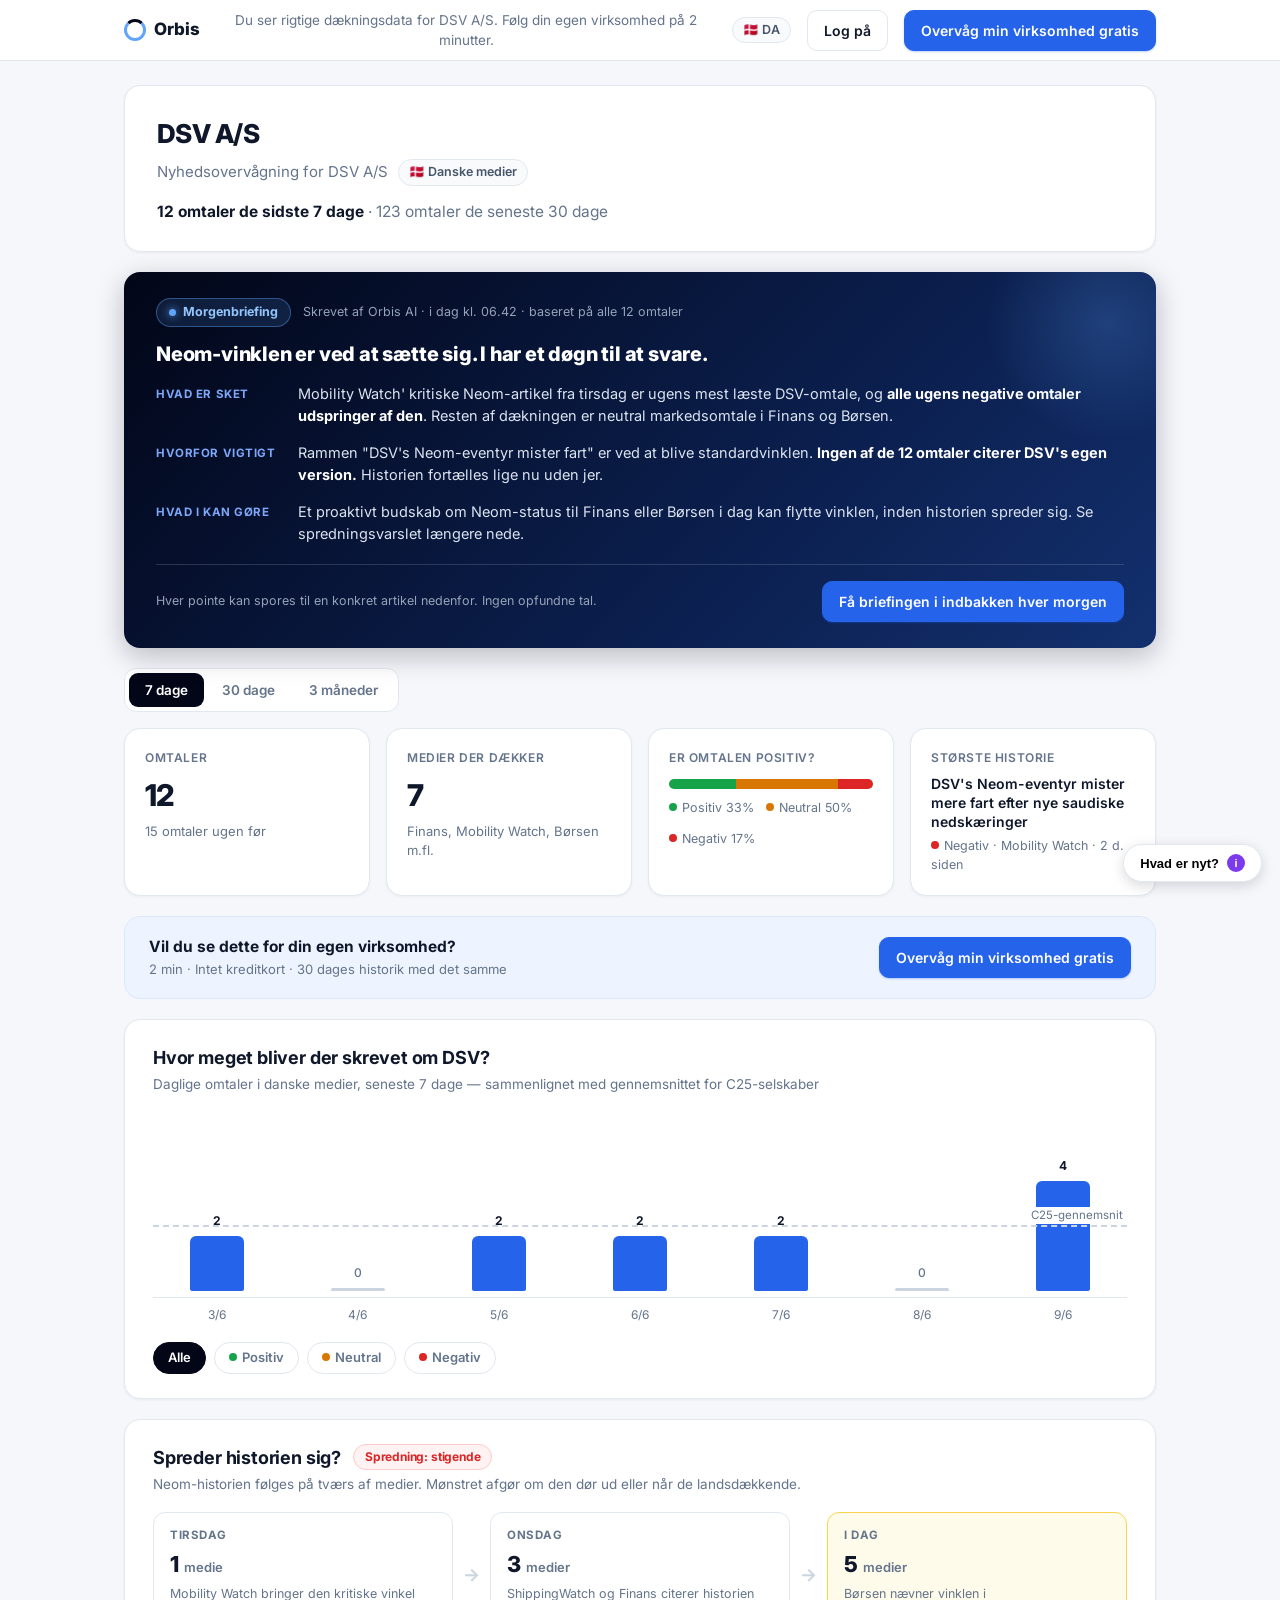
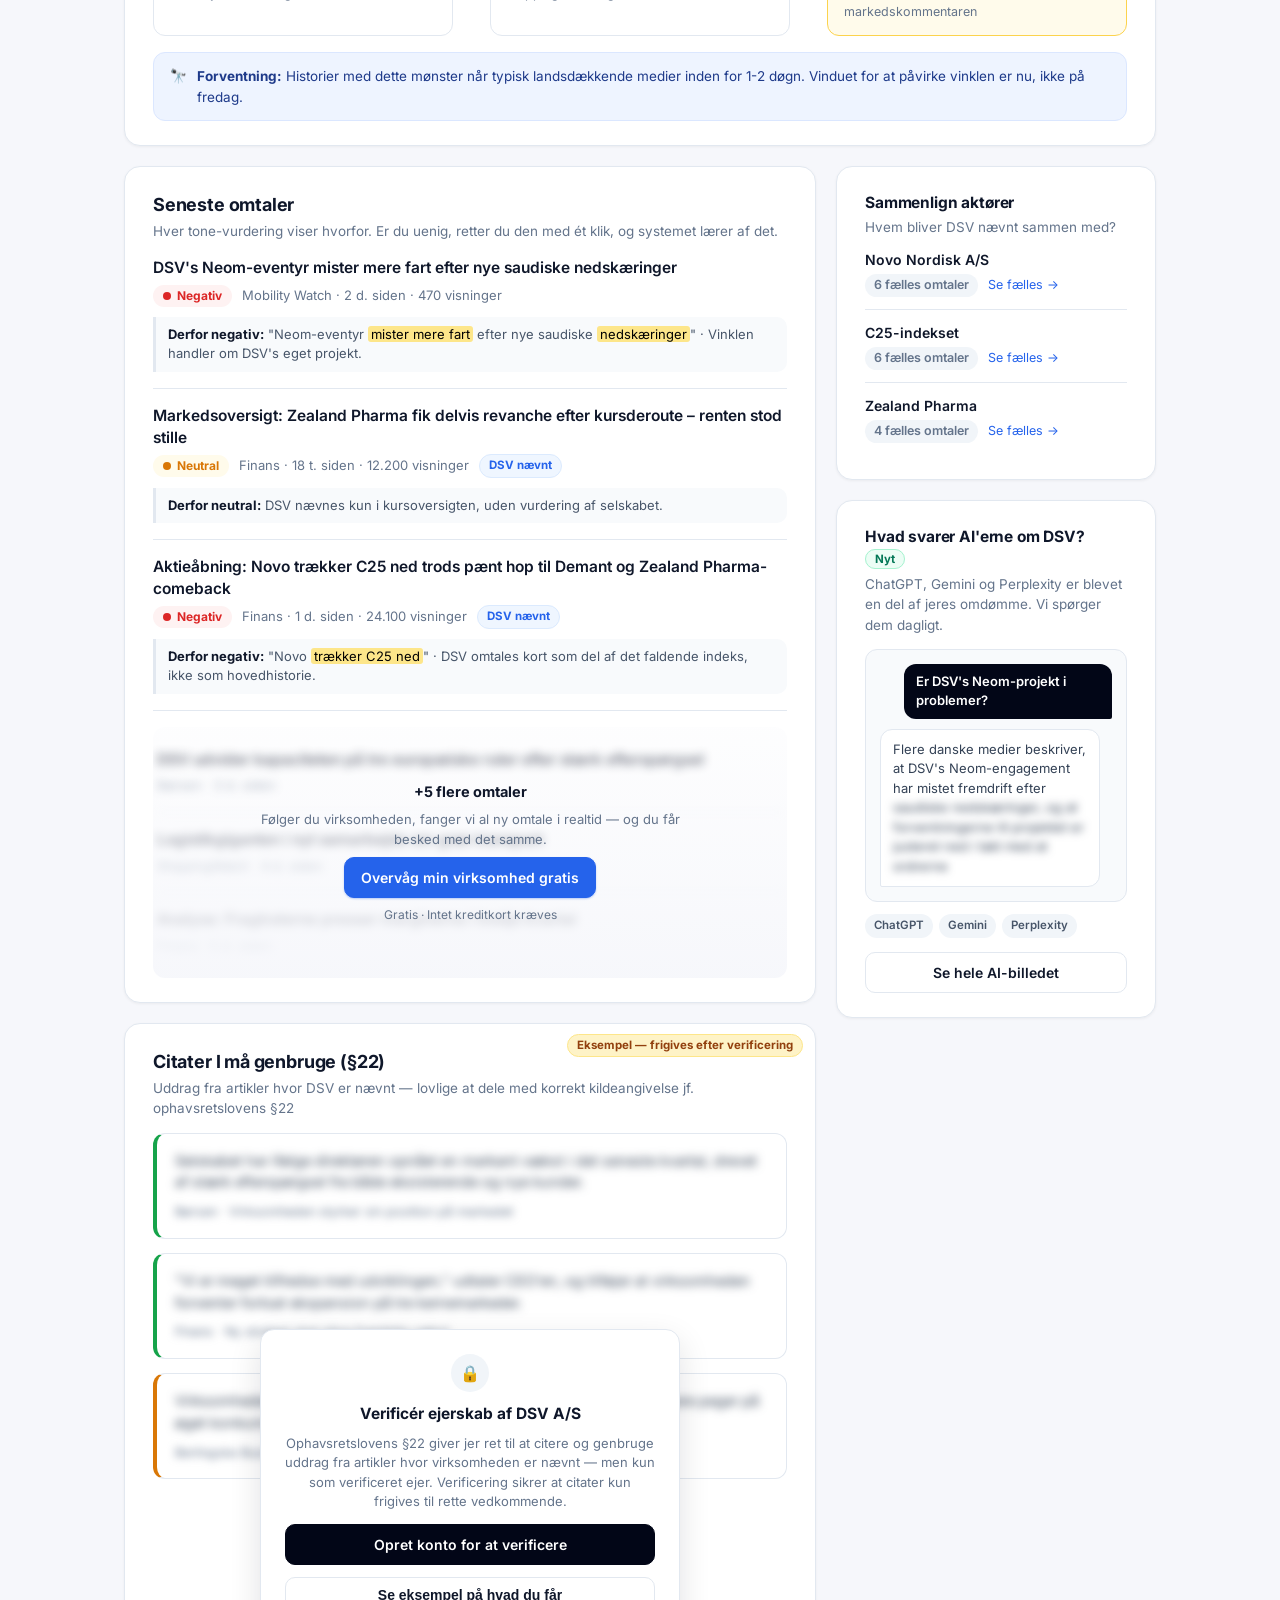
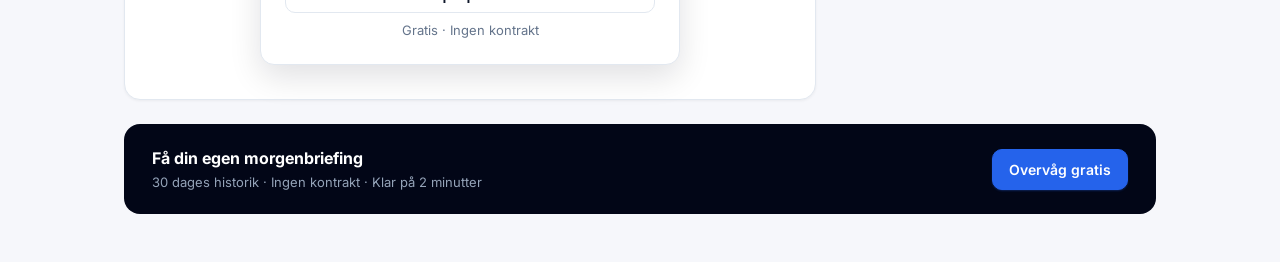
<file: demo.html>
<!DOCTYPE html>
<html lang="da">
<head>
<meta charset="utf-8">
<meta name="viewport" content="width=device-width, initial-scale=1">
<title>DSV A/S nyheder – 123 danske medieomtaler</title>
<link rel="preconnect" href="https://fonts.googleapis.com">
<link href="https://fonts.googleapis.com/css2?family=Inter:wght@400;500;600;700;800&display=swap" rel="stylesheet">
<style>
:root{
  --navy:#020617; --blue:#2563eb; --sky:#60a5fa;
  --green:#16a34a; --amber:#d97706; --red:#dc2626;
  --bg:#f6f7fb; --card:#fff; --ink:#0f172a; --muted:#64748b; --line:#e2e8f0;
  --radius:16px;
}
*{box-sizing:border-box;margin:0;padding:0}
body{font-family:'Inter',system-ui,sans-serif;background:var(--bg);color:var(--ink);font-size:15px;line-height:1.5}
a{color:var(--blue);text-decoration:none}
.wrap{max-width:1080px;margin:0 auto;padding:0 24px}

/* topbar */
.topbar{background:#fff;border-bottom:1px solid var(--line);position:sticky;top:0;z-index:50}
.topbar .wrap{display:flex;align-items:center;gap:16px;height:60px}
.logo{display:flex;align-items:center;gap:8px;font-weight:800;font-size:17px}
.logo .ring{width:22px;height:22px;border-radius:50%;border:3px solid var(--sky);border-top-color:var(--navy)}
.topnote{color:var(--muted);font-size:13.5px;flex:1;text-align:center}
.btn{display:inline-block;border-radius:10px;padding:9px 16px;font-weight:600;font-size:14px;cursor:pointer;border:1px solid var(--line);background:#fff;color:var(--ink)}
.btn.primary{background:var(--blue);border-color:var(--blue);color:#fff;box-shadow:0 1px 2px rgba(37,99,235,.3)}
.btn.primary:hover{background:#1d4ed8}

/* hero */
.hero{background:var(--card);border:1px solid var(--line);border-radius:var(--radius);padding:28px 32px;margin-top:24px;box-shadow:0 1px 3px rgba(2,6,23,.05)}
.hero h1{font-size:26px;font-weight:800;letter-spacing:-.02em}
.hero .sub{display:flex;align-items:center;gap:10px;margin-top:6px;color:var(--muted)}
.pill{display:inline-flex;align-items:center;gap:6px;border:1px solid var(--line);background:#f8fafc;border-radius:999px;padding:3px 10px;font-size:12.5px;font-weight:600;color:#475569}
.hero .lead{margin-top:14px;font-size:15.5px;color:var(--ink)}
.hero .lead b{font-weight:700}
.hero .lead .ctx{color:var(--muted);font-weight:400}

/* period toggle */
.toggle{display:inline-flex;background:#fff;border:1px solid var(--line);border-radius:12px;padding:4px;margin:20px 0 0;gap:2px}
.toggle button{border:0;background:transparent;border-radius:9px;padding:7px 16px;font:inherit;font-size:13.5px;font-weight:600;color:var(--muted);cursor:pointer}
.toggle button.on{background:var(--navy);color:#fff}

/* KPI row */
.kpis{display:grid;grid-template-columns:repeat(4,1fr);gap:16px;margin-top:16px}
.card{background:var(--card);border:1px solid var(--line);border-radius:var(--radius);padding:20px;box-shadow:0 1px 3px rgba(2,6,23,.05);transition:transform .15s, box-shadow .15s}
.card:hover{transform:translateY(-2px);box-shadow:0 6px 16px rgba(2,6,23,.08)}
.kpi .label{font-size:12px;font-weight:600;letter-spacing:.05em;text-transform:uppercase;color:var(--muted)}
.kpi .num{font-size:30px;font-weight:800;margin-top:6px;letter-spacing:-.02em}
.kpi .ctx{font-size:13px;color:var(--muted);margin-top:4px}
.kpi .ctx .down{color:var(--muted);font-weight:600}
.dot{display:inline-block;width:8px;height:8px;border-radius:50%;margin-right:5px;vertical-align:1px}
.dot.g{background:var(--green)}.dot.a{background:var(--amber)}.dot.r{background:var(--red)}
.tonebar{display:flex;height:10px;border-radius:6px;overflow:hidden;margin-top:12px}
.tonebar i{display:block;height:100%}
.tonelegend{display:flex;gap:12px;margin-top:10px;font-size:12.5px;color:var(--muted);flex-wrap:wrap}
.kpi .story{font-size:14px;font-weight:600;line-height:1.35;margin-top:8px}
.kpi .story-meta{font-size:12.5px;color:var(--muted);margin-top:6px}

/* CTA strip */
.cta-strip{display:flex;align-items:center;gap:16px;background:#eef4ff;border:1px solid #dbe7ff;border-radius:var(--radius);padding:18px 24px;margin-top:20px}
.cta-strip .txt{flex:1}
.cta-strip b{font-size:15.5px}
.cta-strip .small{color:var(--muted);font-size:13px;margin-top:2px}

/* chart */
.panel{background:var(--card);border:1px solid var(--line);border-radius:var(--radius);padding:24px 28px;margin-top:20px;box-shadow:0 1px 3px rgba(2,6,23,.05)}
.panel h2{font-size:18px;font-weight:700;letter-spacing:-.01em}
.panel .panelsub{color:var(--muted);font-size:13.5px;margin-top:3px}
.chart{display:flex;align-items:flex-end;gap:14px;height:180px;margin-top:24px;padding-bottom:6px;border-bottom:1px solid var(--line);position:relative}
.chart .avg{position:absolute;left:0;right:0;bottom:calc(6px + 64px);border-top:2px dashed #cbd5e1}
.chart .avg span{position:absolute;right:0;top:-20px;font-size:11.5px;color:var(--muted);background:#fff;padding:0 4px}
.bar{flex:1;display:flex;flex-direction:column;align-items:center;justify-content:flex-end;gap:6px;height:100%}
.bar i{display:block;width:70%;max-width:54px;background:var(--blue);border-radius:6px 6px 2px 2px}
.bar.zero i{height:3px;background:#cbd5e1;border-radius:2px}
.bar .v{font-size:12px;font-weight:700;color:var(--ink)}
.bar.zero .v{color:var(--muted);font-weight:500}
.xlab{display:flex;gap:14px;margin-top:8px}
.xlab span{flex:1;text-align:center;font-size:12px;color:var(--muted)}
.filters{display:flex;gap:8px;margin-top:18px}
.fpill{border:1px solid var(--line);background:#fff;border-radius:999px;padding:5px 14px;font-size:13px;font-weight:600;color:var(--muted);cursor:pointer}
.fpill.on{background:var(--navy);border-color:var(--navy);color:#fff}

/* two-col: quotes + compare */
.cols{display:grid;grid-template-columns:1fr 320px;gap:20px;align-items:start;margin-top:20px}

/* quotes */
.quote{border:1px solid var(--line);border-left:4px solid var(--green);border-radius:12px;padding:16px 18px;margin-top:14px;position:relative}
.quote .qt{filter:blur(5px);user-select:none;color:#334155;font-size:14.5px}
.quote .src{margin-top:10px;font-size:12.5px;color:var(--muted);filter:blur(4px);user-select:none}
.gate{border:1px solid var(--line);border-radius:14px;background:#fff;box-shadow:0 12px 32px rgba(2,6,23,.12);padding:24px;max-width:420px;margin:-150px auto 10px;position:relative;text-align:center}
.gate .lock{width:38px;height:38px;border-radius:50%;background:#f1f5f9;display:flex;align-items:center;justify-content:center;margin:0 auto 10px;font-size:16px}
.gate h3{font-size:15.5px;font-weight:700}
.gate p{font-size:13px;color:var(--muted);margin-top:8px}
.gate .btn{width:100%;margin-top:12px}
.gate .btn.dark{background:var(--navy);color:#fff;border-color:var(--navy)}
.exlabel{position:absolute;top:10px;right:12px}
.badge-ex{background:#fef3c7;border:1px solid #fde68a;color:#92400e;border-radius:999px;font-size:11.5px;font-weight:700;padding:2px 9px}

/* compare panel */
.compare .row{padding:12px 0;border-bottom:1px solid var(--line);font-size:14px}
.compare .row:last-child{border-bottom:0}
.compare .row b{display:block;font-weight:600;color:var(--ink)}
.compare .row .sub{display:flex;align-items:center;gap:10px;margin-top:4px}
.compare .n{font-size:12.5px;color:var(--muted);background:#f1f5f9;border-radius:999px;padding:2px 9px;font-weight:600;white-space:nowrap}
.compare a{font-size:12.5px;white-space:nowrap}

/* articles */
.art{display:flex;flex-direction:column;gap:6px;padding:16px 0;border-bottom:1px solid var(--line)}
.art:last-of-type{border-bottom:0}
.art h3{font-size:15.5px;font-weight:600;line-height:1.4}
.art .meta{display:flex;align-items:center;gap:10px;font-size:13px;color:var(--muted);flex-wrap:wrap}
.tone{display:inline-flex;align-items:center;gap:6px;border-radius:999px;padding:2px 10px;font-size:12px;font-weight:700}
.tone.neg{background:#fef2f2;color:var(--red)}
.tone.pos{background:#f0fdf4;color:var(--green)}
.tone.neu{background:#fffbeb;color:var(--amber)}
.tone .dot{margin-right:0}
.mention{background:#eff6ff;border:1px solid #dbeafe;color:var(--blue);border-radius:999px;font-size:11.5px;font-weight:700;padding:2px 9px}
.blurbox{position:relative;margin-top:16px;border-radius:12px;overflow:hidden}
.blurbox .fake{filter:blur(5px);user-select:none;padding:6px 4px;opacity:.8}
.blurbox .overlay{position:absolute;inset:0;display:flex;flex-direction:column;align-items:center;justify-content:center;gap:8px;background:linear-gradient(180deg,rgba(246,247,251,.2),rgba(246,247,251,.95));text-align:center;padding:20px}
.blurbox .overlay b{font-size:14.5px}
.blurbox .overlay p{font-size:13px;color:var(--muted);max-width:420px}

/* footer cta */
.footcta{display:flex;align-items:center;gap:16px;background:var(--navy);color:#fff;border-radius:var(--radius);padding:22px 28px;margin:24px 0 48px}
.footcta .txt{flex:1}
.footcta b{font-size:16px}
.footcta .small{color:#94a3b8;font-size:13px;margin-top:2px}

/* morgenbriefing */
.brief{position:relative;background:linear-gradient(135deg,#020617 0%,#0b1f4e 62%,#13306e 100%);color:#e2e8f0;border-radius:var(--radius);padding:26px 32px;margin-top:20px;box-shadow:0 8px 28px rgba(2,6,23,.25);overflow:hidden}
.brief::after{content:"";position:absolute;top:-70px;right:-70px;width:240px;height:240px;border-radius:50%;background:radial-gradient(circle,rgba(96,165,250,.22),transparent 70%)}
.brief .bhead{display:flex;align-items:center;gap:12px;flex-wrap:wrap}
.brief .btag{display:inline-flex;align-items:center;gap:7px;background:rgba(96,165,250,.14);border:1px solid rgba(96,165,250,.4);color:#93c5fd;border-radius:999px;padding:4px 12px;font-size:12.5px;font-weight:700}
.brief .btag .spark{width:7px;height:7px;border-radius:50%;background:var(--sky);box-shadow:0 0 8px var(--sky)}
.brief .btime{font-size:12.5px;color:#94a3b8}
.brief h2{font-size:20px;font-weight:800;letter-spacing:-.01em;margin-top:12px;color:#fff}
.brief .brow{display:flex;gap:14px;margin-top:14px;font-size:14.5px;line-height:1.55}
.brief .brow .blab{flex:0 0 128px;font-size:11.5px;font-weight:700;letter-spacing:.05em;text-transform:uppercase;color:#7da7f9;padding-top:3px}
.brief .brow p{flex:1;color:#dbe3f0}
.brief .brow p b{color:#fff;font-weight:700}
.brief .bfoot{display:flex;align-items:center;gap:14px;margin-top:18px;padding-top:16px;border-top:1px solid rgba(148,163,184,.25);flex-wrap:wrap}
.brief .bfoot .small{color:#94a3b8;font-size:12.5px;flex:1;min-width:220px}

/* spredningsvarsel */
.momo{display:flex;align-items:stretch;gap:10px;margin-top:18px;flex-wrap:wrap}
.mstep{flex:1;min-width:170px;border:1px solid var(--line);border-radius:12px;padding:14px 16px;background:#fff}
.mstep .md{font-size:11.5px;font-weight:700;letter-spacing:.05em;text-transform:uppercase;color:var(--muted)}
.mstep .mn{font-size:22px;font-weight:800;margin-top:4px}
.mstep .mn span{font-size:13px;font-weight:600;color:var(--muted)}
.mstep .mm{font-size:12.5px;color:var(--muted);margin-top:4px;line-height:1.45}
.mstep.hot{border-color:#fcd34d;background:#fffbeb}
.marrow{align-self:center;color:#cbd5e1;font-size:18px;font-weight:700}
.mbadge{display:inline-flex;align-items:center;gap:6px;background:#fef2f2;border:1px solid #fecaca;color:var(--red);border-radius:999px;padding:3px 11px;font-size:12px;font-weight:700}
.mforecast{display:flex;gap:10px;align-items:flex-start;margin-top:16px;padding:13px 16px;background:#eef4ff;border:1px solid #dbe7ff;border-radius:12px;font-size:13.5px;color:#1e3a8a;line-height:1.5}

/* forklarlig tone */
.why{margin-top:4px;font-size:13px;color:#475569;background:#f8fafc;border-left:3px solid #e2e8f0;padding:8px 12px;border-radius:0 10px 10px 0;line-height:1.5}
.why b{font-weight:700;color:var(--ink)}
.why mark{background:#fde68a;padding:0 3px;border-radius:3px}

/* AI-svar */
.aians .chat{margin-top:14px;border:1px solid var(--line);border-radius:12px;padding:14px;background:#f8fafc}
.aians .q{font-size:13px;font-weight:600;background:var(--navy);color:#fff;border-radius:12px 12px 2px 12px;padding:8px 12px;margin-left:24px}
.aians .a{font-size:13px;background:#fff;border:1px solid var(--line);border-radius:12px 12px 12px 2px;padding:10px 12px;margin-top:10px;margin-right:12px;color:#334155;line-height:1.5}
.aians .a .blur{filter:blur(4px);user-select:none}
.aians .srcs{display:flex;gap:6px;margin-top:12px;flex-wrap:wrap}
.aians .srcs span{font-size:11.5px;font-weight:600;color:#475569;background:#f1f5f9;border-radius:999px;padding:3px 9px}
.badge-new{background:#ecfdf5;border:1px solid #a7f3d0;color:#047857;border-radius:999px;font-size:11.5px;font-weight:700;padding:2px 9px;vertical-align:2px}

/* dialog (fælles omtaler) */
.dlg-overlay{position:fixed;inset:0;background:rgba(2,6,23,.5);z-index:200;display:flex;align-items:center;justify-content:center;padding:20px}
.dlg{background:#fff;border-radius:16px;width:min(540px,100%);max-height:84vh;overflow:auto;box-shadow:0 24px 64px rgba(2,6,23,.3)}
.dlg .dhead{display:flex;gap:12px;align-items:flex-start;padding:18px 22px 14px;border-bottom:1px solid var(--line);position:sticky;top:0;background:#fff}
.dlg .dhead h3{font-size:16px;font-weight:700;line-height:1.35;flex:1}
.dlg .dhead button{border:0;background:none;font-size:18px;cursor:pointer;color:var(--muted)}
.dlg .dbody{padding:8px 22px 20px}
.dlg .drow{display:flex;gap:12px;align-items:flex-start;padding:12px 0;border-bottom:1px solid var(--line);font-size:13.5px}
.dlg .drow:last-of-type{border-bottom:0}
.dlg .drow b{flex:1;font-weight:600;line-height:1.4}
.dlg .drow .m{color:var(--muted);white-space:nowrap}
.filter-note{margin-top:14px;padding:13px 16px;background:#eef4ff;border:1px solid #dbe7ff;border-radius:12px;font-size:13.5px;color:#1e3a8a}

/* annotations */
.annot-toggle{position:fixed;bottom:18px;right:18px;z-index:100;background:#fff;border:1px solid var(--line);border-radius:999px;box-shadow:0 4px 14px rgba(2,6,23,.15);padding:9px 16px;font-size:13px;font-weight:600;cursor:pointer;display:flex;gap:8px;align-items:center}
.an{display:none;position:absolute;background:#7c3aed;color:#fff;font-size:11px;font-weight:800;width:20px;height:20px;border-radius:50%;align-items:center;justify-content:center;cursor:help;z-index:40;box-shadow:0 2px 6px rgba(124,58,237,.4)}
body.show-an .an{display:flex}
.an:hover::after{content:attr(data-note);position:absolute;bottom:26px;left:50%;transform:translateX(-50%);background:var(--navy);color:#fff;font-size:12px;font-weight:500;line-height:1.45;padding:10px 12px;border-radius:10px;width:280px;z-index:60;box-shadow:0 8px 24px rgba(2,6,23,.3)}
.relpos{position:relative}

@media (max-width:900px){
  .kpis{grid-template-columns:repeat(2,1fr)}
  .cols{grid-template-columns:1fr}
  .topnote{display:none}
}
@media (max-width:560px){
  .kpis{grid-template-columns:1fr}
  .cta-strip,.footcta{flex-direction:column;align-items:flex-start}
  .topbar .wrap{height:auto;padding-top:10px;padding-bottom:10px;flex-wrap:wrap;justify-content:space-between}
  .topbar .btn:not(.primary){display:none}
  .topbar .pill{display:none}
  .topbar .btn.primary{padding:8px 12px;font-size:13px}
  .brief{padding:22px 20px}
  .brief .brow{flex-direction:column;gap:4px}
  .brief .brow .blab{flex:none;padding-top:0}
  .marrow{display:none}
  .mstep{min-width:100%}
}
</style>
</head>
<body>

<div class="topbar">
  <div class="wrap">
    <div class="logo"><span class="ring"></span> Orbis</div>
    <div class="topnote">Du ser rigtige dækningsdata for DSV A/S. Følg din egen virksomhed på 2 minutter.</div>
    <span class="pill">🇩🇰 DA</span>
    <a class="btn" href="index.html">Log på</a>
    <a class="btn primary" href="index.html">Overvåg min virksomhed gratis</a>
  </div>
</div>

<div class="wrap">

  <!-- hero -->
  <div class="hero relpos">
    <h1>DSV A/S</h1>
    <div class="sub">Nyhedsovervågning for DSV A/S <span class="pill">🇩🇰 Danske medier</span></div>
    <div class="lead">
      <b id="hero-main">12 omtaler de sidste 7 dage</b> <span class="ctx" id="hero-ctx">· 123 omtaler de seneste 30 dage</span>
    </div>
  </div>

  <!-- morgenbriefing -->
  <div class="brief relpos">
    <span class="an" style="top:16px;right:16px" data-note="Nyt modul 1: AI-morgenbriefingen. Research: kun 7% af PR-folk er helt sikre på egne tal (Muck Rack 2025), og rapportering er den mest forhadte opgave ('Something or someone needs to do it for me!'). Briefingen svarer på hvad der ændrede sig, hvorfor det betyder noget, og hvad man bør gøre. Ikke rå data.">1</span>
    <div class="bhead">
      <span class="btag"><span class="spark"></span>Morgenbriefing</span>
      <span class="btime">Skrevet af Orbis AI · i dag kl. 06.42 · baseret på alle 12 omtaler</span>
    </div>
    <h2>Neom-vinklen er ved at sætte sig. I har et døgn til at svare.</h2>
    <div class="brow">
      <span class="blab">Hvad er sket</span>
      <p>Mobility Watch' kritiske Neom-artikel fra tirsdag er ugens mest læste DSV-omtale, og <b>alle ugens negative omtaler udspringer af den</b>. Resten af dækningen er neutral markedsomtale i Finans og Børsen.</p>
    </div>
    <div class="brow">
      <span class="blab">Hvorfor vigtigt</span>
      <p>Rammen "DSV's Neom-eventyr mister fart" er ved at blive standardvinklen. <b>Ingen af de 12 omtaler citerer DSV's egen version.</b> Historien fortælles lige nu uden jer.</p>
    </div>
    <div class="brow">
      <span class="blab">Hvad I kan gøre</span>
      <p>Et proaktivt budskab om Neom-status til Finans eller Børsen i dag kan flytte vinklen, inden historien spreder sig. Se spredningsvarslet længere nede.</p>
    </div>
    <div class="bfoot">
      <div class="small">Hver pointe kan spores til en konkret artikel nedenfor. Ingen opfundne tal.</div>
      <a class="btn primary" href="index.html">Få briefingen i indbakken hver morgen</a>
    </div>
  </div>

  <div class="toggle" id="period-toggle">
    <button class="on">7 dage</button><button>30 dage</button><button>3 måneder</button>
  </div>

  <!-- KPIs -->
  <div class="kpis">
    <div class="card kpi">
      <div class="label">Omtaler</div>
      <div class="num" id="kpi-omtaler">12</div>
      <div class="ctx" id="kpi-omtaler-ctx">15 omtaler ugen før</div>
    </div>
    <div class="card kpi">
      <div class="label">Medier der dækker</div>
      <div class="num" id="kpi-medier">7</div>
      <div class="ctx" id="kpi-medier-ctx">Finans, Mobility Watch, Børsen m.fl.</div>
    </div>
    <div class="card kpi">
      <div class="label">Er omtalen positiv?</div>
      <div class="tonebar" id="kpi-tonebar">
        <i style="width:33%;background:var(--green)"></i><i style="width:50%;background:var(--amber)"></i><i style="width:17%;background:var(--red)"></i>
      </div>
      <div class="tonelegend">
        <span id="tone-pos"><span class="dot g"></span>Positiv 33%</span>
        <span id="tone-neu"><span class="dot a"></span>Neutral 50%</span>
        <span id="tone-neg"><span class="dot r"></span>Negativ 17%</span>
      </div>
    </div>
    <div class="card kpi">
      <div class="label">Største historie</div>
      <div class="story">DSV's Neom-eventyr mister mere fart efter nye saudiske nedskæringer</div>
      <div class="story-meta"><span class="dot r"></span>Negativ · Mobility Watch · 2 d. siden</div>
    </div>
  </div>

  <!-- CTA strip (unchanged pattern, kept) -->
  <div class="cta-strip">
    <div class="txt">
      <b>Vil du se dette for din egen virksomhed?</b>
      <div class="small">2 min · Intet kreditkort · 30 dages historik med det samme</div>
    </div>
    <a class="btn primary" href="index.html">Overvåg min virksomhed gratis</a>
  </div>

  <!-- chart -->
  <div class="panel">
    <h2>Hvor meget bliver der skrevet om DSV?</h2>
    <div class="panelsub" id="chart-sub">Daglige omtaler i danske medier, seneste 7 dage — sammenlignet med gennemsnittet for C25-selskaber</div>
    <div class="chart" id="chart">
      <div class="avg"><span>C25-gennemsnit</span></div>
      <div class="bar"><span class="v">2</span><i style="height:32%"></i></div>
      <div class="bar zero"><span class="v">0</span><i></i></div>
      <div class="bar"><span class="v">2</span><i style="height:32%"></i></div>
      <div class="bar"><span class="v">2</span><i style="height:32%"></i></div>
      <div class="bar"><span class="v">2</span><i style="height:32%"></i></div>
      <div class="bar zero"><span class="v">0</span><i></i></div>
      <div class="bar"><span class="v">4</span><i style="height:64%"></i></div>
    </div>
    <div class="xlab" id="xlab">
      <span>3/6</span><span>4/6</span><span>5/6</span><span>6/6</span><span>7/6</span><span>8/6</span><span>9/6</span>
    </div>
    <div class="filters">
      <span class="fpill on">Alle</span>
      <span class="fpill"><span class="dot g"></span>Positiv</span>
      <span class="fpill"><span class="dot a"></span>Neutral</span>
      <span class="fpill"><span class="dot r"></span>Negativ</span>
    </div>
  </div>

  <!-- spredningsvarsel -->
  <div class="panel relpos">
    <span class="an" style="top:14px;right:14px" data-note="Nyt modul 2: Spredningsvarsel. Research: 'Democratised predictive analytics for PR would be a game changer' (r/PublicRelations). Feltet vil være proaktivt, ikke reaktivt. Kan bygges på first_seen + total_sites fra v2 API'et, uden at love mere end mønstergenkendelse.">2</span>
    <h2>Spreder historien sig? <span class="mbadge" style="margin-left:8px;vertical-align:3px">Spredning: stigende</span></h2>
    <div class="panelsub">Neom-historien følges på tværs af medier. Mønstret afgør om den dør ud eller når de landsdækkende.</div>
    <div class="momo">
      <div class="mstep">
        <div class="md">Tirsdag</div>
        <div class="mn">1 <span>medie</span></div>
        <div class="mm">Mobility Watch bringer den kritiske vinkel</div>
      </div>
      <div class="marrow">→</div>
      <div class="mstep">
        <div class="md">Onsdag</div>
        <div class="mn">3 <span>medier</span></div>
        <div class="mm">ShippingWatch og Finans citerer historien</div>
      </div>
      <div class="marrow">→</div>
      <div class="mstep hot">
        <div class="md">I dag</div>
        <div class="mn">5 <span>medier</span></div>
        <div class="mm">Børsen nævner vinklen i markedskommentaren</div>
      </div>
    </div>
    <div class="mforecast"><span>🔭</span><div><b>Forventning:</b> Historier med dette mønster når typisk landsdækkende medier inden for 1-2 døgn. Vinduet for at påvirke vinklen er nu, ikke på fredag.</div></div>
  </div>

  <div class="cols">
    <div>
      <!-- articles -->
      <div class="panel relpos" style="margin-top:0">
        <h2>Seneste omtaler</h2>
        <div class="panelsub">Hver tone-vurdering viser hvorfor. Er du uenig, retter du den med ét klik, og systemet lærer af det.</div>
        <span class="an" style="top:14px;right:14px" data-note="Nyt modul 3: Forklarlig tone. Research: automatisk sentiment kaldes 'absolute garbage' og 'rarely correct' (Reddit + G2). Citatet der begrunder hver vurdering vises inline, så rigtigheden kan efterprøves. Ret-med-ét-klik adresserer ønsket om AI der lærer af feedback i stedet for Boolean-vedligehold.">3</span>
        <div class="art">
          <h3>DSV's Neom-eventyr mister mere fart efter nye saudiske nedskæringer</h3>
          <div class="meta"><span class="tone neg"><span class="dot r"></span>Negativ</span> Mobility Watch · 2 d. siden · 470 visninger</div>
          <div class="why"><b>Derfor negativ:</b> "Neom-eventyr <mark>mister mere fart</mark> efter nye saudiske <mark>nedskæringer</mark>" · Vinklen handler om DSV's eget projekt.</div>
        </div>
        <div class="art">
          <h3>Markedsoversigt: Zealand Pharma fik delvis revanche efter kursderoute – renten stod stille</h3>
          <div class="meta"><span class="tone neu"><span class="dot a"></span>Neutral</span> Finans · 18 t. siden · 12.200 visninger <span class="mention">DSV nævnt</span></div>
          <div class="why"><b>Derfor neutral:</b> DSV nævnes kun i kursoversigten, uden vurdering af selskabet.</div>
        </div>
        <div class="art">
          <h3>Aktieåbning: Novo trækker C25 ned trods pænt hop til Demant og Zealand Pharma-comeback</h3>
          <div class="meta"><span class="tone neg"><span class="dot r"></span>Negativ</span> Finans · 1 d. siden · 24.100 visninger <span class="mention">DSV nævnt</span></div>
          <div class="why"><b>Derfor negativ:</b> "Novo <mark>trækker C25 ned</mark>" · DSV omtales kort som del af det faldende indeks, ikke som hovedhistorie.</div>
        </div>
        <div class="blurbox">
          <div class="fake">
            <div class="art"><h3>DSV udvider kapaciteten på tre europæiske ruter efter stærk efterspørgsel</h3><div class="meta">Børsen · 3 d. siden</div></div>
            <div class="art"><h3>Logistikgiganten i nyt samarbejde om grøn transport</h3><div class="meta">ShippingWatch · 4 d. siden</div></div>
            <div class="art"><h3>Analyse: Fragtraterne presser marginerne i tredje kvartal</h3><div class="meta">Finans · 5 d. siden</div></div>
          </div>
          <div class="overlay relpos">
            <b>+5 flere omtaler</b>
            <p>Følger du virksomheden, fanger vi al ny omtale i realtid — og du får besked med det samme.</p>
            <a class="btn primary" href="index.html">Overvåg min virksomhed gratis</a>
            <span style="font-size:12px;color:var(--muted)">Gratis · Intet kreditkort kræves</span>
          </div>
        </div>
      </div>

      <!-- quotes -->
      <div class="panel relpos">
        <span class="exlabel badge-ex">Eksempel — frigives efter verificering</span>
        <h2>Citater I må genbruge (§22)</h2>
        <div class="panelsub">Uddrag fra artikler hvor DSV er nævnt — lovlige at dele med korrekt kildeangivelse jf. ophavsretslovens §22</div>
        <div class="quote"><div class="qt">Selskabet har ifølge direktøren opnået en markant vækst i det seneste kvartal, drevet af stærk efterspørgsel fra både eksisterende og nye kunder.</div><div class="src">Børsen · Virksomheden styrker sin position på markedet</div></div>
        <div class="quote"><div class="qt">"Vi er meget tilfredse med udviklingen," udtaler CEO'en, og tilføjer at virksomheden forventer fortsat ekspansion på tre kernemarkeder.</div><div class="src">Finans · Ny strategi skal sikre fremtidig vækst</div></div>
        <div class="quote" style="border-left-color:var(--amber)"><div class="qt">Virksomheden nævnes som en af de centrale aktører i sektoren. Analytikere peger på øget konkurrence som en potentiel udfordring fremadrettet.</div><div class="src">Berlingske Business · Brancheanalyse: Konkurrencen skærpes</div></div>
        <div class="gate">
          <div class="lock">🔒</div>
          <h3>Verificér ejerskab af DSV A/S</h3>
          <p>Ophavsretslovens §22 giver jer ret til at citere og genbruge uddrag fra artikler hvor virksomheden er nævnt — men kun som verificeret ejer. Verificering sikrer at citater kun frigives til rette vedkommende.</p>
          <a class="btn dark" href="index.html">Opret konto for at verificere</a>
          <button class="btn" id="reveal-example">Se eksempel på hvad du får</button>
          <p style="margin-top:8px">Gratis · Ingen kontrakt</p>
        </div>
      </div>

    </div>

    <!-- right column: compare + AI answers -->
    <div>
      <div class="panel compare" style="margin-top:0">
        <h2 style="font-size:15.5px">Sammenlign aktører</h2>
        <div class="panelsub">Hvem bliver DSV nævnt sammen med?</div>
        <div class="row"><b>Novo Nordisk A/S</b><span class="sub"><span class="n">6 fælles omtaler</span><a href="#" class="see-shared" data-actor="Novo Nordisk A/S">Se fælles →</a></span></div>
        <div class="row"><b>C25-indekset</b><span class="sub"><span class="n">6 fælles omtaler</span><a href="#" class="see-shared" data-actor="C25-indekset">Se fælles →</a></span></div>
        <div class="row"><b>Zealand Pharma</b><span class="sub"><span class="n">4 fælles omtaler</span><a href="#" class="see-shared" data-actor="Zealand Pharma">Se fælles →</a></span></div>
      </div>

      <!-- AI-svar -->
      <div class="panel aians relpos">
        <span class="an" style="top:14px;right:-8px" data-note="Nyt modul 4: AI-synlighed. Research: 67% af PR-folk tror LLM-synlighed bliver en kerne-metrik, 61% sporer eller planlægger at spore AI-omtale (Muck Rack 2025). Intet dansk værktøj viser det. Teaser-format: første linje synlig, resten bag signup.">4</span>
        <h2 style="font-size:15.5px">Hvad svarer AI'erne om DSV? <span class="badge-new">Nyt</span></h2>
        <div class="panelsub">ChatGPT, Gemini og Perplexity er blevet en del af jeres omdømme. Vi spørger dem dagligt.</div>
        <div class="chat">
          <div class="q">Er DSV's Neom-projekt i problemer?</div>
          <div class="a">Flere danske medier beskriver, at DSV's Neom-engagement har mistet fremdrift efter <span class="blur">saudiske nedskæringer, og at forventningerne til projektet er justeret ned i takt med at ordrerne</span></div>
        </div>
        <div class="srcs"><span>ChatGPT</span><span>Gemini</span><span>Perplexity</span></div>
        <a class="btn" style="display:block;margin-top:14px;text-align:center" href="index.html">Se hele AI-billedet</a>
      </div>
    </div>
  </div>

  <!-- footer cta -->
  <div class="footcta">
    <div class="txt">
      <b>Få din egen morgenbriefing</b>
      <div class="small">30 dages historik · Ingen kontrakt · Klar på 2 minutter</div>
    </div>
    <a class="btn primary" href="index.html">Overvåg gratis</a>
  </div>

</div>

<button class="annot-toggle" onclick="document.body.classList.toggle('show-an');this.querySelector('span').textContent=document.body.classList.contains('show-an')?'Skjul noter':'Hvad er nyt?'">
  <span>Hvad er nyt?</span> <span style="background:#7c3aed;color:#fff;border-radius:50%;width:18px;height:18px;display:inline-flex;align-items:center;justify-content:center;font-size:11px;font-weight:800">i</span>
</button>

<script>
(function(){
  // Dummy-datasæt pr. periode, så toggle'n kan trykkes (mødebeslutning 2026-06-10)
  var P = {
    '7 dage': {
      hero: ['12 omtaler de sidste 7 dage', '· 123 omtaler de seneste 30 dage'],
      omtaler: '12', omtalerCtx: '15 omtaler ugen før',
      medier: '7', medierCtx: 'Finans, Mobility Watch, Børsen m.fl.',
      tone: [33, 50, 17],
      sub: 'Daglige omtaler i danske medier, seneste 7 dage — sammenlignet med gennemsnittet for C25-selskaber',
      bars: [['3/6',2],['4/6',0],['5/6',2],['6/6',2],['7/6',2],['8/6',0],['9/6',4]]
    },
    '30 dage': {
      hero: ['123 omtaler de seneste 30 dage', '· 12 den seneste uge'],
      omtaler: '123', omtalerCtx: '108 omtaler måneden før',
      medier: '14', medierCtx: 'Finans, Børsen, ShippingWatch m.fl.',
      tone: [36, 48, 16],
      sub: 'Ugentlige omtaler i danske medier, seneste 30 dage — sammenlignet med gennemsnittet for C25-selskaber',
      bars: [['Uge 20',22],['Uge 21',31],['Uge 22',42],['Uge 23',28]]
    },
    '3 måneder': {
      hero: ['310 omtaler de seneste 3 måneder', '· 123 den seneste måned'],
      omtaler: '310', omtalerCtx: 'Stabilt niveau gennem kvartalet',
      medier: '21', medierCtx: 'Landsdækkende og fagmedier',
      tone: [34, 49, 17],
      sub: 'Månedlige omtaler i danske medier, seneste 3 måneder — sammenlignet med gennemsnittet for C25-selskaber',
      bars: [['April',96],['Maj',91],['Juni',123]]
    }
  };
  function $(s){ return document.querySelector(s); }
  function show(name){
    var d = P[name];
    $('#hero-main').textContent = d.hero[0];
    $('#hero-ctx').textContent = d.hero[1];
    $('#kpi-omtaler').textContent = d.omtaler;
    $('#kpi-omtaler-ctx').textContent = d.omtalerCtx;
    $('#kpi-medier').textContent = d.medier;
    $('#kpi-medier-ctx').textContent = d.medierCtx;
    var tb = $('#kpi-tonebar').children;
    tb[0].style.width = d.tone[0]+'%'; tb[1].style.width = d.tone[1]+'%'; tb[2].style.width = d.tone[2]+'%';
    $('#tone-pos').innerHTML = '<span class="dot g"></span>Positiv '+d.tone[0]+'%';
    $('#tone-neu').innerHTML = '<span class="dot a"></span>Neutral '+d.tone[1]+'%';
    $('#tone-neg').innerHTML = '<span class="dot r"></span>Negativ '+d.tone[2]+'%';
    $('#chart-sub').textContent = d.sub;
    var max = Math.max.apply(null, d.bars.map(function(b){ return b[1]; }));
    $('#chart').innerHTML = '<div class="avg"><span>C25-gennemsnit</span></div>' + d.bars.map(function(b){
      var zero = b[1] === 0;
      return '<div class="bar'+(zero?' zero':'')+'"><span class="v">'+b[1]+'</span><i'+(zero?'':' style="height:'+Math.round(b[1]/max*86)+'%"')+'></i></div>';
    }).join('');
    $('#xlab').innerHTML = d.bars.map(function(b){ return '<span>'+b[0]+'</span>'; }).join('');
  }
  document.querySelectorAll('#period-toggle button').forEach(function(b){
    b.addEventListener('click', function(){
      document.querySelectorAll('#period-toggle button').forEach(function(x){ x.classList.remove('on'); });
      b.classList.add('on');
      show(b.textContent.trim());
    });
  });
  // Tone-filtre: filtrerer Seneste omtaler-listen
  var artPanel = Array.prototype.find.call(document.querySelectorAll('.panel'), function(p){
    var h = p.querySelector('h2'); return h && h.textContent.indexOf('Seneste omtaler') === 0;
  });
  var TONE_CLASS = { 'Positiv': 'pos', 'Neutral': 'neu', 'Negativ': 'neg' };
  document.querySelectorAll('.fpill').forEach(function(p){
    p.addEventListener('click', function(){
      document.querySelectorAll('.fpill').forEach(function(x){ x.classList.remove('on'); });
      p.classList.add('on');
      if (!artPanel) return;
      var name = p.textContent.trim();
      var cls = TONE_CLASS[name];
      var visible = 0;
      artPanel.querySelectorAll(':scope > .art').forEach(function(a){
        var match = !cls || a.querySelector('.tone.' + cls);
        a.style.display = match ? '' : 'none';
        if (match) visible++;
      });
      var blur = artPanel.querySelector('.blurbox');
      if (blur) blur.style.display = cls ? 'none' : '';
      var note = artPanel.querySelector('.filter-note');
      if (note) note.remove();
      if (cls && visible === 0) {
        note = document.createElement('div');
        note.className = 'filter-note';
        note.textContent = 'De ' + name.toLowerCase() + 'e omtaler ligger i den skjulte del af listen. Følg virksomheden gratis, så låses hele listen op.';
        artPanel.appendChild(note);
      }
    });
  });

  // "Se fælles →": dialog med de fælles omtaler
  var SHARED = {
    'Novo Nordisk A/S': { extra: 3, rows: [
      ['Aktieåbning: Novo trækker C25 ned trods pænt hop til Demant og Zealand Pharma-comeback', 'Finans · 1 d. siden'],
      ['Markedsoversigt: De tunge C25-aktier delte vandene mandag', 'Børsen · 2 d. siden'],
      ['Ugens vindere og tabere blandt de største danske selskaber', 'Berlingske · 4 d. siden']
    ]},
    'C25-indekset': { extra: 3, rows: [
      ['C25 endte ugen i rødt: transport og medicinal trak ned', 'Børsen · 1 d. siden'],
      ['Aktieåbning: Novo trækker C25 ned trods pænt hop til Demant og Zealand Pharma-comeback', 'Finans · 1 d. siden'],
      ['Overblik: Sådan gik ugen for de 25 største danske aktier', 'Finans · 3 d. siden']
    ]},
    'Zealand Pharma': { extra: 2, rows: [
      ['Markedsoversigt: Zealand Pharma fik delvis revanche efter kursderoute – renten stod stille', 'Finans · 18 t. siden'],
      ['Aktieåbning: Novo trækker C25 ned trods pænt hop til Demant og Zealand Pharma-comeback', 'Finans · 1 d. siden']
    ]}
  };
  document.querySelectorAll('.see-shared').forEach(function(link){
    link.addEventListener('click', function(e){
      e.preventDefault();
      var actor = link.dataset.actor;
      var data = SHARED[actor];
      if (!data || document.querySelector('.dlg-overlay')) return;
      var overlay = document.createElement('div');
      overlay.className = 'dlg-overlay';
      overlay.innerHTML = '<div class="dlg"><div class="dhead"><h3>Fælles omtaler: DSV &amp; ' + actor + '</h3>' +
        '<button aria-label="Luk">✕</button></div><div class="dbody">' +
        data.rows.map(function(r){ return '<div class="drow"><b>' + r[0] + '</b><span class="m">' + r[1] + '</span></div>'; }).join('') +
        (data.extra ? '<div class="drow"><b style="font-weight:500;color:var(--muted)">+ ' + data.extra + ' ældre fælles omtaler låses op når du følger virksomheden</b></div>' : '') +
        '<p style="padding-top:14px"><a class="btn primary" style="display:block;text-align:center" href="index.html">Overvåg min virksomhed gratis</a></p>' +
        '</div></div>';
      document.body.appendChild(overlay);
      overlay.querySelector('button').onclick = function(){ overlay.remove(); };
      overlay.addEventListener('click', function(ev){ if (ev.target === overlay) overlay.remove(); });
    });
  });

  // Gate: "Se eksempel på hvad du får" frigiver det første citat
  var reveal = document.getElementById('reveal-example');
  reveal && reveal.addEventListener('click', function(){
    var q = document.querySelector('.quote');
    if (!q) return;
    q.querySelector('.qt').style.filter = 'none';
    q.querySelector('.src').style.filter = 'none';
    q.style.background = '#f0fdf4';
    reveal.textContent = 'Første citat frigivet som eksempel ✓';
    reveal.disabled = true;
    reveal.style.opacity = '.65';
    q.scrollIntoView({ behavior: 'smooth', block: 'center' });
  });
})();
</script>

</body>
</html>
</file>
